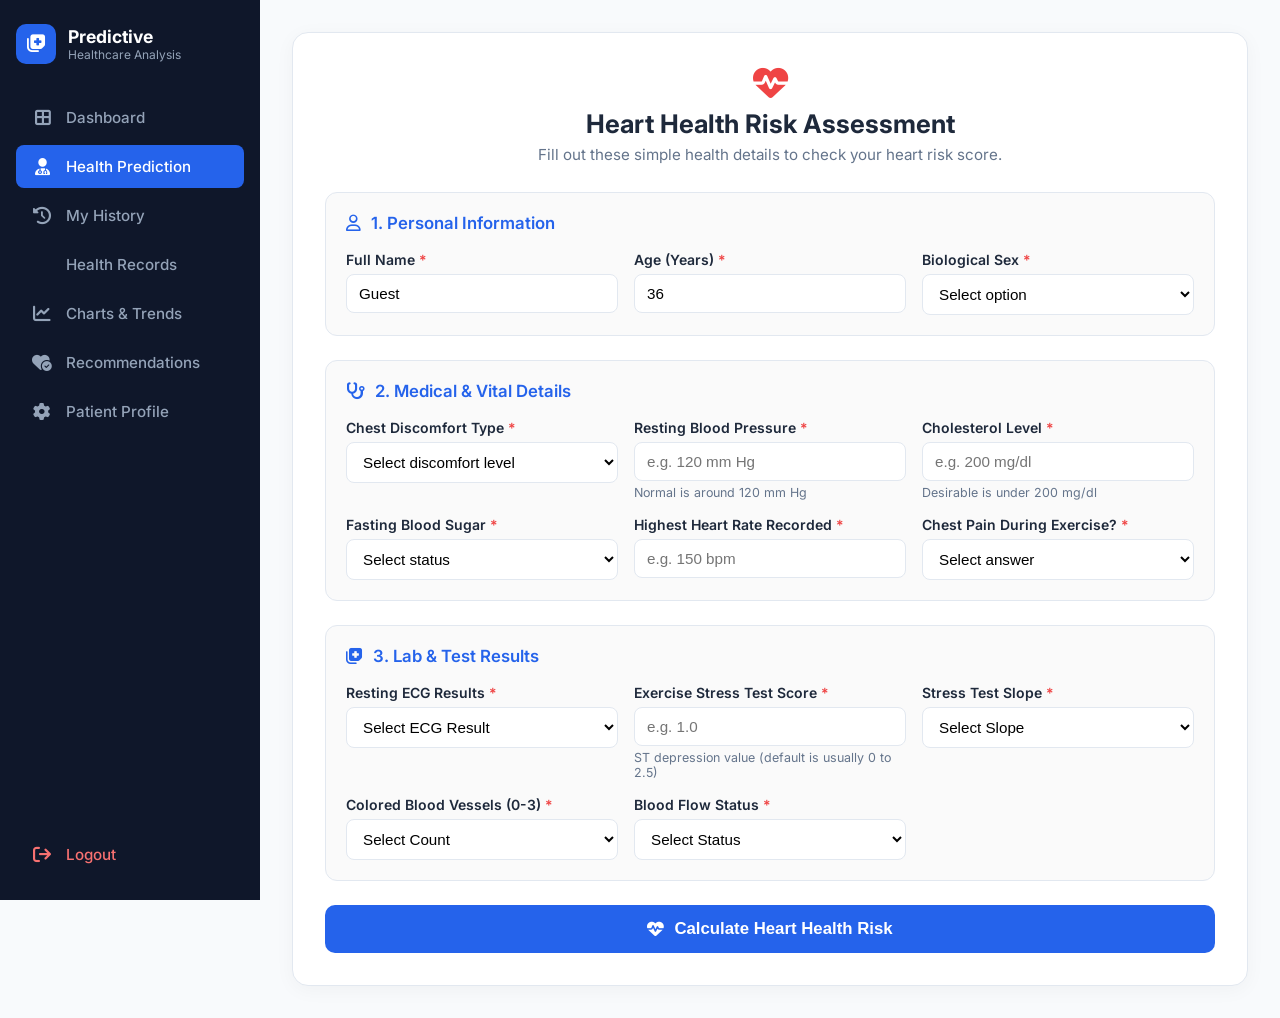
<file: heart-prediction.html>
<!DOCTYPE html>
<html lang="en">
<head>
    <meta charset="UTF-8">
    <meta name="viewport" content="width=device-width, initial-scale=1.0">
    <title>Simple Heart Health Check</title>
    <link href="https://fonts.googleapis.com/css2?family=Inter:wght@400;500;600;700&display=swap" rel="stylesheet">
    <link rel="stylesheet" href="https://cdnjs.cloudflare.com/ajax/libs/font-awesome/6.4.0/css/all.min.css">
    <style>
        :root {
            --primary: #2563eb;
            --primary-hover: #1d4ed8;
            --bg-light: #f8fafc;
            --card-bg: #ffffff;
            --sidebar-bg: #0f172a;
            --sidebar-text: #94a3b8;
            --sidebar-active-bg: #1e293b;
            --sidebar-active-text: #ffffff;
            --text-main: #1e293b;
            --text-muted: #64748b;
            --border-color: #e2e8f0;
            --danger: #ef4444;
        }

        * {
            box-sizing: border-box;
            margin: 0;
            padding: 0;
        }

        body {
            font-family: 'Inter', sans-serif;
            background-color: var(--bg-light);
            color: var(--text-main);
            display: flex;
            min-height: 100vh;
        }

        /* --- SIDEBAR STYLES --- */
        .sidebar {
            width: 260px;
            background-color: var(--sidebar-bg);
            display: flex;
            flex-direction: column;
            padding: 24px 16px;
            position: fixed;
            top: 0;
            bottom: 0;
            left: 0;
            z-index: 100;
        }

        .sidebar-brand-link {
            text-decoration: none;
            color: inherit;
            margin-bottom: 32px;
            display: block;
        }

        .sidebar-brand {
            display: flex;
            align-items: center;
            gap: 12px;
        }

        .logo-circle {
            width: 40px;
            height: 40px;
            background-color: var(--primary);
            color: white;
            border-radius: 10px;
            display: flex;
            align-items: center;
            justify-content: center;
            font-size: 1.2rem;
        }

        .brand-info h2 {
            font-size: 1.1rem;
            color: white;
            font-weight: 700;
            line-height: 1.2;
        }

        .brand-info h3 {
            font-size: 0.75rem;
            color: var(--sidebar-text);
            font-weight: 400;
        }

        .sidebar-menu {
            display: flex;
            flex-direction: column;
            gap: 6px;
            flex-grow: 1;
        }

        .menu-item {
            display: flex;
            align-items: center;
            gap: 14px;
            padding: 12px 16px;
            color: var(--sidebar-text);
            text-decoration: none;
            border-radius: 8px;
            font-size: 0.95rem;
            font-weight: 500;
            transition: all 0.2s ease;
        }

        .menu-item i {
            width: 20px;
            text-align: center;
            font-size: 1.1rem;
        }

        .menu-item:hover {
            background-color: var(--sidebar-active-bg);
            color: white;
        }

        .menu-item.active {
            background-color: var(--primary);
            color: white;
        }

        .logout-btn {
            margin-top: auto;
            color: #f87171;
        }

        .logout-btn:hover {
            background-color: rgba(239, 68, 68, 0.1);
            color: #ef4444;
        }

        /* --- MAIN CONTENT WORKSPACE --- */
        .main-workspace {
            margin-left: 260px;
            flex-grow: 1;
            padding: 32px;
            max-width: 1100px;
        }

        .container {
            background: var(--card-bg);
            border-radius: 16px;
            box-shadow: 0 4px 20px rgba(0,0,0,0.04);
            border: 1px solid var(--border-color);
            padding: 32px;
        }

        .form-header {
            text-align: center;
            margin-bottom: 28px;
        }

        .form-header i {
            font-size: 2.2rem;
            color: var(--danger);
            margin-bottom: 8px;
        }

        .form-header h1 {
            margin: 0;
            font-size: 1.6rem;
            color: var(--text-main);
        }

        .form-header p {
            color: var(--text-muted);
            margin-top: 6px;
            font-size: 0.95rem;
        }

        .form-section {
            background: #fafafa;
            border: 1px solid var(--border-color);
            border-radius: 12px;
            padding: 20px;
            margin-bottom: 24px;
        }

        .section-title {
            display: flex;
            align-items: center;
            gap: 10px;
            font-size: 1.05rem;
            font-weight: 600;
            margin-bottom: 18px;
            color: var(--primary);
        }

        .grid-layout {
            display: grid;
            grid-template-columns: repeat(auto-fit, minmax(220px, 1fr));
            gap: 16px;
        }

        .form-group {
            display: flex;
            flex-direction: column;
        }

        .form-group label {
            font-size: 0.875rem;
            font-weight: 600;
            margin-bottom: 6px;
        }

        .required {
            color: var(--danger);
        }

        .form-control {
            width: 100%;
            padding: 10px 12px;
            border: 1px solid var(--border-color);
            border-radius: 8px;
            font-size: 0.95rem;
            background-color: #fff;
        }

        .form-control:focus {
            outline: none;
            border-color: var(--primary);
            box-shadow: 0 0 0 3px rgba(37, 99, 235, 0.15);
        }

        .help-text {
            font-size: 0.78rem;
            color: var(--text-muted);
            margin-top: 4px;
        }

        .btn-submit {
            width: 100%;
            padding: 14px;
            background-color: var(--primary);
            color: white;
            border: none;
            border-radius: 10px;
            font-size: 1.05rem;
            font-weight: 600;
            cursor: pointer;
            display: flex;
            justify-content: center;
            align-items: center;
            gap: 10px;
            transition: background 0.2s;
        }

        .btn-submit:hover {
            background-color: var(--primary-hover);
        }

        /* Responsive Sidebar Strategy */
        @media (max-width: 900px) {
            body {
                flex-direction: column;
            }
            .sidebar {
                width: 100%;
                position: relative;
                padding: 16px;
            }
            .main-workspace {
                margin-left: 0;
                padding: 16px;
            }
        }
    </style>
</head>
<body>

    <!-- SIDEBAR NAVIGATION -->
    <aside class="sidebar">
        <a href="index.html" class="sidebar-brand-link" id="brandLink">
            <div class="sidebar-brand">
                <div class="logo-circle"><i class="fa-solid fa-notes-medical"></i></div>
                <div class="brand-info">
                    <h2>Predictive</h2>
                    <h3>Healthcare Analysis</h3>
                </div>
            </div>
        </a>

        <nav class="sidebar-menu">
            <a href="dashboard.html" class="menu-item"><i class="fa-solid fa-border-all"></i> <span class="nav-text">Dashboard</span></a>
            <a href="heart-prediction.html" class="menu-item active"><i class="fa-solid fa-user-doctor"></i> <span class="nav-text">Health Prediction</span></a>
            <a href="my-history.html" class="menu-item"><i class="fa-solid fa-clock-rotate-left"></i> <span class="nav-text">My History</span></a>
            <a href="health-records.html" class="menu-item"><i class="fa-solid fa-folder-medical"></i> <span class="nav-text">Health Records</span></a>
            <a href="charts-trends.html" class="menu-item"><i class="fa-solid fa-chart-line"></i> <span class="nav-text">Charts & Trends</span></a>
            <a href="recommendations.html" class="menu-item"><i class="fa-solid fa-heart-circle-check"></i> <span class="nav-text">Recommendations</span></a>
            <a href="profile-settings.html" class="menu-item"><i class="fa-solid fa-gear"></i> <span class="nav-text">Patient Profile</span></a>
            
            <a href="index.html" class="menu-item logout-btn"><i class="fa-solid fa-arrow-right-from-bracket"></i> <span class="nav-text">Logout</span></a>
        </nav>
    </aside>

    <!-- MAIN FORM AREA -->
    <main class="main-workspace">
        <div class="container">
            <header class="form-header">
                <i class="fa-solid fa-heart-pulse"></i>
                <h1>Heart Health Risk Assessment</h1>
                <p>Fill out these simple health details to check your heart risk score.</p>
            </header>

            <form id="heartRiskForm" novalidate onsubmit="handleFormSubmit(event)">
                
                <!-- SECTION 1 -->
                <section class="form-section">
                    <div class="section-title">
                        <i class="fa-regular fa-user"></i>
                        <span>1. Personal Information</span>
                    </div>

                    <div class="grid-layout">
                        <div class="form-group">
                            <label>Full Name <span class="required">*</span></label>
                            <input type="text" name="name" class="form-control" placeholder="e.g. John Doe" required>
                        </div>

                        <div class="form-group">
                            <label>Age (Years) <span class="required">*</span></label>
                            <input type="number" name="age" class="form-control" placeholder="e.g. 45" min="1" max="120" required>
                        </div>

                        <div class="form-group">
                            <label>Biological Sex <span class="required">*</span></label>
                            <select name="gender" class="form-control" required>
                                <option value="" disabled selected>Select option</option>
                                <option value="male">Male</option>
                                <option value="female">Female</option>
                            </select>
                        </div>
                    </div>
                </section>

                <!-- SECTION 2 -->
                <section class="form-section">
                    <div class="section-title">
                        <i class="fa-solid fa-stethoscope"></i>
                        <span>2. Medical & Vital Details</span>
                    </div>

                    <div class="grid-layout">
                        <div class="form-group">
                            <label>Chest Discomfort Type <span class="required">*</span></label>
                            <select name="chestPainType" class="form-control" required>
                                <option value="" disabled selected>Select discomfort level</option>
                                <option value="0">Severe Pain with Exercise (Typical Angina)</option>
                                <option value="1">Mild Chest Pain (Atypical Angina)</option>
                                <option value="2">Non-Heart Related Chest Pain</option>
                                <option value="3">No Pain (Asymptomatic)</option>
                            </select>
                        </div>

                        <div class="form-group">
                            <label>Resting Blood Pressure <span class="required">*</span></label>
                            <input type="number" name="restingBP" class="form-control" placeholder="e.g. 120 mm Hg" required>
                            <span class="help-text">Normal is around 120 mm Hg</span>
                        </div>

                        <div class="form-group">
                            <label>Cholesterol Level <span class="required">*</span></label>
                            <input type="number" name="cholesterol" class="form-control" placeholder="e.g. 200 mg/dl" required>
                            <span class="help-text">Desirable is under 200 mg/dl</span>
                        </div>

                        <div class="form-group">
                            <label>Fasting Blood Sugar <span class="required">*</span></label>
                            <select name="fastingBloodSugar" class="form-control" required>
                                <option value="" disabled selected>Select status</option>
                                <option value="0">Normal (Below 120 mg/dl)</option>
                                <option value="1">High (Above 120 mg/dl)</option>
                            </select>
                        </div>

                        <div class="form-group">
                            <label>Highest Heart Rate Recorded <span class="required">*</span></label>
                            <input type="number" name="maxHeartRate" class="form-control" placeholder="e.g. 150 bpm" required>
                        </div>

                        <div class="form-group">
                            <label>Chest Pain During Exercise? <span class="required">*</span></label>
                            <select name="exerciseAngina" class="form-control" required>
                                <option value="" disabled selected>Select answer</option>
                                <option value="1">Yes</option>
                                <option value="0">No</option>
                            </select>
                        </div>
                    </div>
                </section>

                <!-- SECTION 3 -->
                <section class="form-section">
                    <div class="section-title">
                        <i class="fa-solid fa-notes-medical"></i>
                        <span>3. Lab & Test Results</span>
                    </div>

                    <div class="grid-layout">
                        <div class="form-group">
                            <label>Resting ECG Results <span class="required">*</span></label>
                            <select name="restingECG" class="form-control" required>
                                <option value="" disabled selected>Select ECG Result</option>
                                <option value="0">Normal</option>
                                <option value="1">Minor Wave Abnormality</option>
                                <option value="2">Thickened Heart Muscle (Hypertrophy)</option>
                            </select>
                        </div>

                        <div class="form-group">
                            <label>Exercise Stress Test Score <span class="required">*</span></label>
                            <input type="number" step="0.1" name="oldpeak" class="form-control" placeholder="e.g. 1.0" required>
                            <span class="help-text">ST depression value (default is usually 0 to 2.5)</span>
                        </div>

                        <div class="form-group">
                            <label>Stress Test Slope <span class="required">*</span></label>
                            <select name="slope" class="form-control" required>
                                <option value="" disabled selected>Select Slope</option>
                                <option value="1">Improving (Upsloping)</option>
                                <option value="2">Steady (Flat)</option>
                                <option value="3">Decreasing (Downsloping)</option>
                            </select>
                        </div>

                        <div class="form-group">
                            <label>Colored Blood Vessels (0-3) <span class="required">*</span></label>
                            <select name="majorVessels" class="form-control" required>
                                <option value="" disabled selected>Select Count</option>
                                <option value="0">0 Vessels</option>
                                <option value="1">1 Vessel</option>
                                <option value="2">2 Vessels</option>
                                <option value="3">3 Vessels</option>
                            </select>
                        </div>

                        <div class="form-group">
                            <label>Blood Flow Status <span class="required">*</span></label>
                            <select name="thalassemia" class="form-control" required>
                                <option value="" disabled selected>Select Status</option>
                                <option value="1">Normal Blood Flow</option>
                                <option value="2">Fixed Reduced Flow</option>
                                <option value="3">Reversible Blockage</option>
                            </select>
                        </div>
                    </div>
                </section>

                <button type="submit" class="btn-submit">
                    <i class="fa-solid fa-heart-pulse"></i> Calculate Heart Health Risk
                </button>
            </form>
        </div>
    </main>

    <!-- JS SCRIPT ATTACHMENT -->
    <script src="script.js"></script>
</body>
</html>
</file>
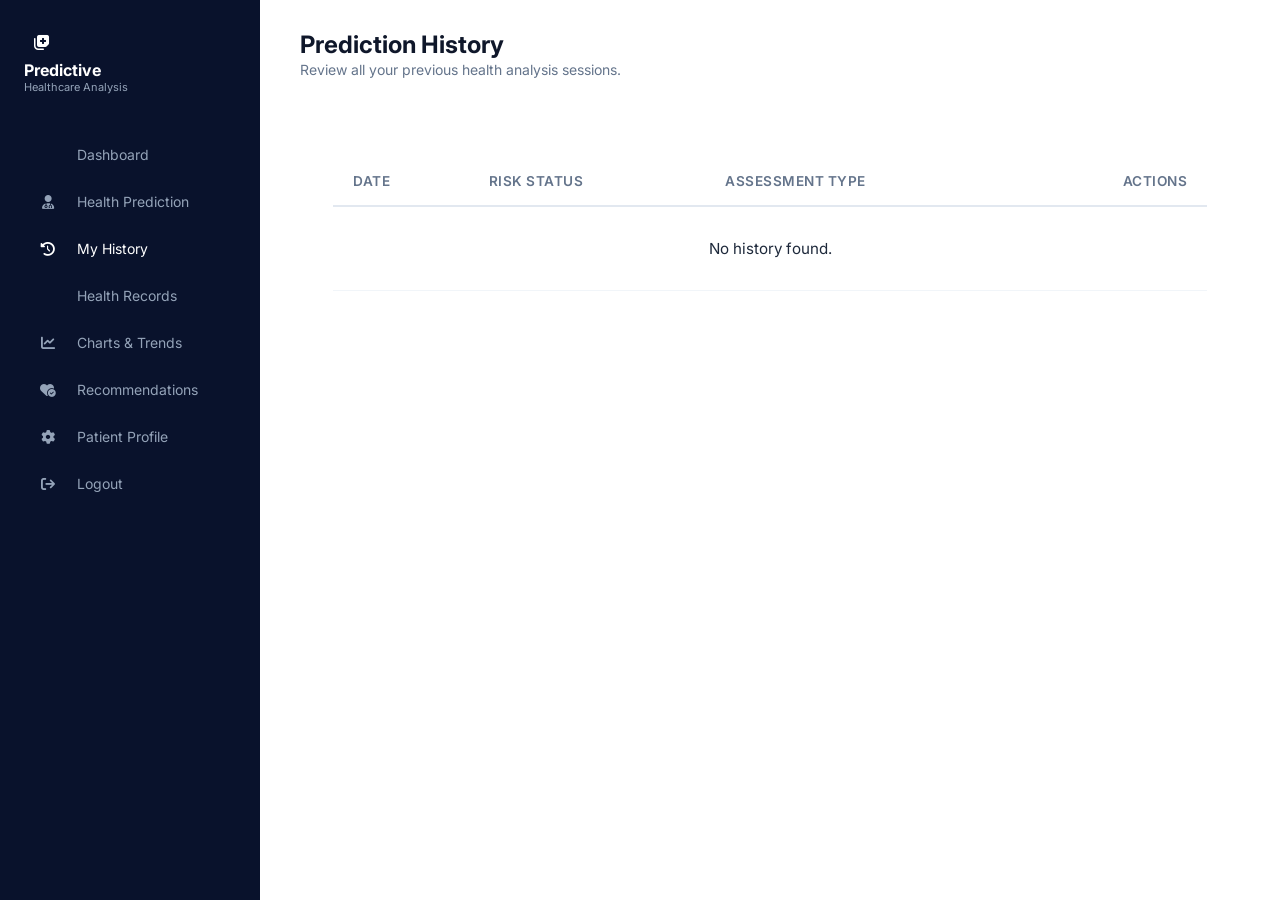
<file: my-history.html>
<!DOCTYPE html>
<html lang="en">
<head>
    <meta charset="UTF-8">
    <meta name="viewport" content="width=device-width, initial-scale=1.0">
    <title>Prediction History - Predictive Healthcare</title>
    <link rel="stylesheet" href="style.css">
    <link rel="stylesheet" href="https://cdnjs.cloudflare.com/ajax/libs/font-awesome/6.4.0/css/all.min.css">
    <link href="https://fonts.googleapis.com/css2?family=Inter:wght@300;400;500;600;700&display=swap" rel="stylesheet">
    <style>
        .history-container { 
            background: white; 
            border-radius: 12px; 
            padding: 2rem; 
            border: 1px solid var(--border-color); 
            overflow-x: auto;
        }
        
        .history-table { 
            width: 100%; 
            border-collapse: collapse; 
            margin-top: 1rem; 
        }
        
        /* Fixed: Explicit alignment for headers and rows */
        .history-table th { 
            text-align: left; 
            padding: 1rem 1.25rem; 
            border-bottom: 2px solid #e2e8f0; 
            color: var(--text-muted); 
            font-size: 0.85rem; 
            font-weight: 600;
            text-transform: uppercase;
            letter-spacing: 0.5px;
            vertical-align: middle;
        }
        
        .history-table td { 
            padding: 1.25rem; 
            border-bottom: 1px solid #f1f5f9; 
            font-size: 0.95rem; 
            vertical-align: middle;
            color: var(--text-dark);
        }

        /* Fixed: Align Risk Pill badges cleanly */
        .status-pill { 
            padding: 0.4rem 0.9rem; 
            border-radius: 20px; 
            font-weight: 600; 
            font-size: 0.8rem; 
            display: inline-flex; 
            align-items: center;
            justify-content: center;
            line-height: 1;
        }

        /* Badge Colors */
        .bg-safe { background: #dcfce7; color: #15803d; }
        .bg-danger { background: #fee2e2; color: #b91c1c; }

        /* Fixed: Button alignment & interaction state */
        .btn-details {
            display: inline-flex;
            align-items: center;
            justify-content: center;
            gap: 0.4rem;
            padding: 0.5rem 1rem;
            background: #ffffff;
            border: 1px solid #cbd5e1;
            border-radius: 8px;
            font-size: 0.85rem;
            font-weight: 600;
            color: #475569;
            cursor: pointer;
            transition: all 0.2s ease;
        }

        .btn-details:hover {
            background: #f8fafc;
            border-color: #94a3b8;
            color: var(--primary);
        }
    </style>
</head>
<body class="dashboard-page">

    <div class="dashboard-wrapper">
        <!-- STANDARD CLINICAL SIDEBAR -->
        <aside class="sidebar">
            <a href="index.html" class="sidebar-brand-link" id="brandLink">
                <div class="sidebar-brand">
                    <div class="logo-circle"><i class="fa-solid fa-notes-medical"></i></div>
                    <div class="brand-info">
                        <h2>Predictive</h2>
                        <h3>Healthcare Analysis</h3>
                    </div>
                </div>
            </a>

            <!-- Navigation Menu -->
            <nav class="sidebar-menu">
                <a href="dashboard.html" class="menu-item"><i class="fa-solid fa-grid-2"></i> <span class="nav-text">Dashboard</span></a>
                <a href="heart-prediction.html" class="menu-item"><i class="fa-solid fa-user-doctor"></i> <span class="nav-text">Health Prediction</span></a>
                <a href="my-history.html" class="menu-item active"><i class="fa-solid fa-clock-rotate-left"></i> <span class="nav-text">My History</span></a>
                <a href="health-records.html" class="menu-item"><i class="fa-solid fa-folder-medical"></i> <span class="nav-text">Health Records</span></a>
                <a href="charts-trends.html" class="menu-item"><i class="fa-solid fa-chart-line"></i> <span class="nav-text">Charts & Trends</span></a>
                <a href="recommendations.html" class="menu-item"><i class="fa-solid fa-heart-circle-check"></i> <span class="nav-text">Recommendations</span></a>
                <a href="profile-settings.html" class="menu-item"><i class="fa-solid fa-gear"></i> <span class="nav-text">Patient Profile</span></a>
                
                <a href="index.html" class="menu-item logout-btn"><i class="fa-solid fa-arrow-right-from-bracket"></i> <span class="nav-text">Logout</span></a>
            </nav>
        </aside>

        <main class="main-content">
            <header class="content-header">
                <div class="user-greeting">
                    <h1>Prediction History</h1>
                    <p>Review all your previous health analysis sessions.</p>
                </div>
            </header>

            <div class="history-container">
                <table class="history-table">
                    <thead>
                        <tr>
                            <th>Date</th>
                            <th>Risk Status</th>
                            <th>Assessment Type</th>
                            <th style="text-align: right;">Actions</th>
                        </tr>
                    </thead>
                    <tbody id="historyBody">
                    </tbody>
                </table>
            </div>
        </main>
    </div>

    <!-- PIPELINE HISTORY RENDER PLATFORM -->
    <script>
        async function loadHistory() {
            try {
                const userId = localStorage.getItem('userId') || "65c1a8e9f1d2c3456789abcd";
                
                const response = await fetch(`http://localhost:5001/api/history/${userId}`);
                const data = await response.json();
                
                const historyBody = document.getElementById('historyBody');
                if (!historyBody) return;
                
                historyBody.innerHTML = '';

                const aiAssessments = data.filter(item => item.is_manual !== true);

                if (aiAssessments.length === 0) {
                    historyBody.innerHTML = `<tr><td colspan="4" style="text-align: center; color: var(--text-muted); padding: 2rem;">No system diagnostic assessments available. Please run an AI evaluation loop.</td></tr>`;
                    return;
                }

                aiAssessments.forEach(item => {
                    const row = document.createElement('tr');
                    
                    const isHighRisk = item.risk === 'HIGH RISK';
                    const badgeClass = isHighRisk ? 'bg-danger' : 'bg-safe';
                    
                    row.innerHTML = `
                        <td><strong>${new Date(item.date).toLocaleDateString('en-GB', { day: '2-digit', month: 'short', year: 'numeric' })}</strong></td>
                        <td><span class="status-pill ${badgeClass}">${item.risk}</span></td>
                        <td><span style="color: var(--text-muted); font-weight: 500;"><i class="fa-solid fa-robot" style="color: var(--primary); margin-right: 6px;"></i> Automated Assessment</span></td>
                        <td style="text-align: right;"><button class="btn-details"><i class="fa-regular fa-file-lines"></i> Details</button></td>
                    `;
                    historyBody.appendChild(row);
                });
            } catch (error) {
                console.error("Error loading clinical assessment history:", error);
            }
        }

        document.addEventListener('DOMContentLoaded', loadHistory);
    </script>
    <script src="script.js"></script>
</body>
</html>
</file>
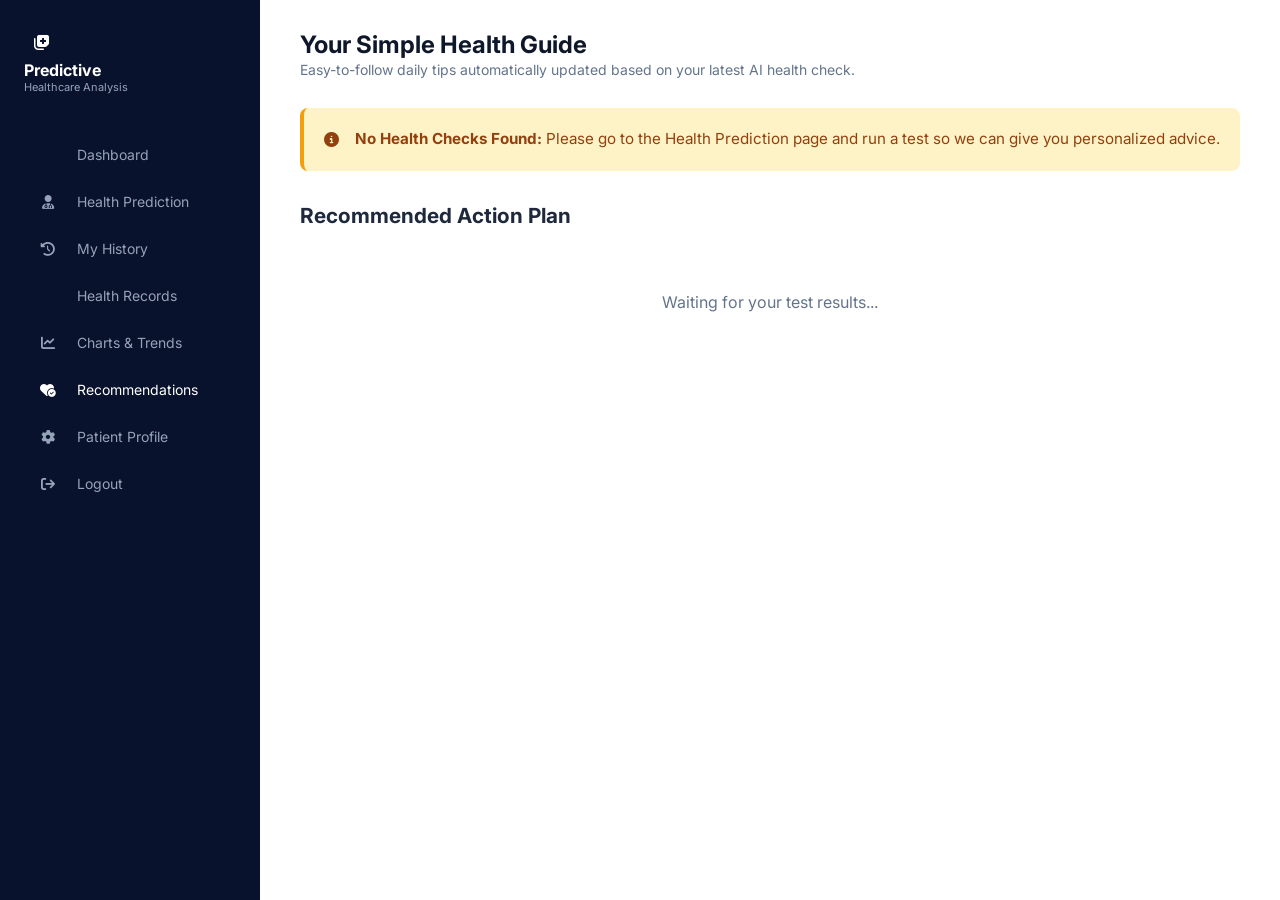
<file: recommendations.html>
<!DOCTYPE html>
<html lang="en">
<head>
    <meta charset="UTF-8">
    <meta name="viewport" content="width=device-width, initial-scale=1.0">
    <title>Personalized Recommendations - HealthPredict AI</title>
    <link rel="stylesheet" href="style.css">
    <link rel="stylesheet" href="https://cdnjs.cloudflare.com/ajax/libs/font-awesome/6.4.0/css/all.min.css">
    <link href="https://fonts.googleapis.com/css2?family=Inter:wght@300;400;500;600;700&display=swap" rel="stylesheet">
    <style>
        .rec-grid { display: grid; grid-template-columns: repeat(auto-fit, minmax(300px, 1fr)); gap: 1.5rem; margin-top: 2rem; }
        .rec-card { background: white; padding: 1.5rem; border-radius: 12px; border: 1px solid var(--border-color); box-shadow: 0 4px 6px rgba(0,0,0,0.02); transition: transform 0.2s; }
        .rec-card:hover { transform: translateY(-2px); }
        .rec-card i { font-size: 2rem; margin-bottom: 1rem; display: block; }
        
        /* Doctor Alert Banners */
        .risk-alert { padding: 1.25rem; border-radius: 8px; margin-bottom: 2rem; display: flex; align-items: center; gap: 1rem; font-size: 0.95rem; line-height: 1.5; }
        .alert-high { background: #fee2e2; border-left: 4px solid #ef4444; color: #991b1b; }
        .alert-moderate { background: #fef3c7; border-left: 4px solid #f59e0b; color: #92400e; }
        .alert-low { background: #dcfce7; border-left: 4px solid #10b981; color: #15803d; }
        
        /* Tint variations for cards */
        .color-red { color: #ef4444; }
        .color-orange { color: #f59e0b; }
        .color-green { color: #10b981; }
        .color-blue { color: #3b82f6; }
    </style>
</head>
<body class="dashboard-page recommendations-page">
    <div class="dashboard-wrapper">
        <!-- STANDARD CLINICAL SIDEBAR -->
        <aside class="sidebar">
            <a href="index.html" class="sidebar-brand-link" id="brandLink">
                <div class="sidebar-brand">
                    <div class="logo-circle"><i class="fa-solid fa-notes-medical"></i></div>
                    <div class="brand-info">
                        <h2>Predictive</h2>
                        <h3>Healthcare Analysis</h3>
                    </div>
                </div>
            </a>

            <nav class="sidebar-menu">
                <a href="dashboard.html" class="menu-item"><i class="fa-solid fa-grid-2"></i> <span class="nav-text">Dashboard</span></a>
                <a href="heart-prediction.html" class="menu-item"><i class="fa-solid fa-user-doctor"></i> <span class="nav-text">Health Prediction</span></a>
                <a href="my-history.html" class="menu-item"><i class="fa-solid fa-clock-rotate-left"></i> <span class="nav-text">My History</span></a>
                <a href="health-records.html" class="menu-item"><i class="fa-solid fa-folder-medical"></i> <span class="nav-text">Health Records</span></a>
                <a href="charts-trends.html" class="menu-item"><i class="fa-solid fa-chart-line"></i> <span class="nav-text">Charts & Trends</span></a>
                <a href="recommendations.html" class="menu-item active"><i class="fa-solid fa-heart-circle-check"></i> <span class="nav-text">Recommendations</span></a>
                <a href="profile-settings.html" class="menu-item"><i class="fa-solid fa-gear"></i> <span class="nav-text">Patient Profile</span></a>
                <a href="index.html" class="menu-item logout-btn"><i class="fa-solid fa-arrow-right-from-bracket"></i> <span class="nav-text">Logout</span></a>
            </nav>
        </aside>

        <main class="main-content">
            <header class="content-header">
                <div class="user-greeting">
                    <h1>Your Simple Health Guide</h1>
                    <p>Easy-to-follow daily tips automatically updated based on your latest AI health check.</p>
                </div>
            </header>

            <div id="riskAlertContainer"></div>
            
            <h2 style="font-size: 1.3rem; color: var(--text-dark); font-weight: 700; margin-top: 1rem;">Recommended Action Plan</h2>
            <div class="rec-grid" id="recGrid"></div>
        </main>
    </div>

    <!-- SCRIPT ENGINE: EASY-TO-READ PATIENT ADVICE -->
    <script>
        document.addEventListener("DOMContentLoaded", () => {
            const history = JSON.parse(localStorage.getItem('healthHistory')) || [];
            const recGrid = document.getElementById('recGrid');
            const alertContainer = document.getElementById('riskAlertContainer');

            if (!recGrid || !alertContainer) return;

            const aiHistory = history.filter(record => record.isManual !== true);

            if (aiHistory.length === 0) {
                alertContainer.innerHTML = `
                    <div class="risk-alert alert-moderate">
                        <i class="fa-solid fa-circle-info"></i>
                        <div><strong>No Health Checks Found:</strong> Please go to the Health Prediction page and run a test so we can give you personalized advice.</div>
                    </div>`;
                recGrid.innerHTML = `<p style="color: var(--text-muted); grid-column: 1/-1; text-align: center; padding: 2rem;">Waiting for your test results...</p>`;
                return;
            }

            const latest = aiHistory[0];
            const score = latest.score;
            
            let alertHTML = "";
            let prescriptions = [];

            // ==========================================================================
            // CASE 1: HIGH RISK (Score > 60%)
            // ==========================================================================
            if (score > 60) {
                alertHTML = `
                    <div class="risk-alert alert-high">
                        <i class="fa-solid fa-triangle-exclamation" style="font-size: 1.5rem;"></i>
                        <div>
                            <strong>Attention Needed (High Risk - ${score}%):</strong> 
                            Your latest test shows extra stress on your heart. We strongly recommend booking an appointment with a heart doctor (cardiologist) to review your numbers.
                        </div>
                    </div>`;

                prescriptions = [
                    { title: "Track Your Vitals Daily", icon: "fa-heart-pulse", color: "color-red", desc: "Check and write down your blood pressure and heart rate every morning and evening. If your top blood pressure number stays above 140, call a doctor right away." },
                    { title: "Eat Less Salt", icon: "fa-apple-whole", desc: "Cut back on salt in your food. Aim for less than 1,500 mg of salt per day to reduce water retention and lower strain on your blood vessels." },
                    { title: "Take Exercise Easy", icon: "fa-person-walking-with-cane", desc: "Avoid heavy or exhausting workouts. Stick to light, slow walks for 15 to 20 minutes to keep moving without overworking your heart." },
                    { title: "Get Recommended Medical Tests", icon: "fa-file-medical", desc: "Ask your doctor about getting an ECG (heart tracing test) and a full blood cholesterol test to check how your heart and arteries are doing." }
                ];
            } 
            // ==========================================================================
            // CASE 2: MODERATE RISK (Score 30% - 60%)
            // ==========================================================================
            else if (score >= 30 && score <= 60) {
                alertHTML = `
                    <div class="risk-alert alert-orange">
                        <i class="fa-solid fa-circle-exclamation" style="font-size: 1.5rem;"></i>
                        <div>
                            <strong>Take Precaution (Moderate Risk - ${score}%):</strong> 
                            We noticed slight variations in your blood pressure or blood sugar. Making small, healthy daily choices now can easily bring your numbers back on track.
                        </div>
                    </div>`;

                prescriptions = [
                    { title: "Get Regular Light Cardio", icon: "fa-person-running", color: "color-orange", desc: "Try to get 30 minutes of simple exercise (like brisk walking or easy cycling) 5 days a week to keep your blood vessels clear and healthy." },
                    { title: "Eat More Whole Foods", icon: "fa-carrot", desc: "Eat more vegetables, whole grains, and lean proteins. Cut out sugary drinks and processed sweets to help keep your blood sugar steady." },
                    { title: "Practice Stress Relief", icon: "fa-spa", desc: "High stress can raise your blood pressure. Take 10 minutes before bed to practice quiet breathing or relaxation exercises." },
                    { title: "Re-check Every Week", icon: "fa-clock-rotate-left", desc: "Take a new test in the Health Prediction tab once a week to see if your numbers are improving." }
                ];
            } 
            // ==========================================================================
            // CASE 3: LOW RISK (Score < 30%)
            // ==========================================================================
            else {
                alertHTML = `
                    <div class="risk-alert alert-low">
                        <i class="fa-solid fa-circle-check" style="font-size: 1.5rem;"></i>
                        <div>
                            <strong>Healthy Results (Low Risk - ${score}%):</strong> 
                            All your main health numbers (Heart Rate, Blood Pressure, SpO2) are in a safe, healthy zone. Keep up your great daily habits!
                        </div>
                    </div>`;

                prescriptions = [
                    { title: "Stay Active Daily", icon: "fa-shield-heart", color: "color-green", desc: "Keep up your regular active lifestyle. Try to hit around 10,000 steps each day to keep your heart muscle strong." },
                    { title: "Eat Healthy Foods & Nuts", icon: "fa-seedling", desc: "Continue eating whole grains, nuts, and healthy fats (like fish or seeds). This helps keep your blood vessels smooth and clear long-term." },
                    { title: "Keep Up Yearly Checkups", icon: "fa-droplet", desc: "Your blood sugar looks well-balanced. Keep up your good health by getting a routine yearly checkup with your family doctor." },
                    { title: "Check In Monthly", icon: "fa-robot", desc: "Run a quick checkup in the app once a month or after major lifestyle changes to keep your healthy streak on record." }
                ];
            }

            alertContainer.innerHTML = alertHTML;
            recGrid.innerHTML = "";
            
            prescriptions.forEach(card => {
                recGrid.innerHTML += `
                    <div class="rec-card">
                        <i class="fa-solid ${card.icon} ${card.color || 'color-blue'}"></i>
                        <h3 style="font-size: 1.1rem; font-weight:700; color: #0f172a; margin-bottom:0.5rem;">${card.title}</h3>
                        <p style="color: var(--text-muted); font-size:0.88rem; line-height:1.5;">${card.desc}</p>
                    </div>`;
            });
        });
    </script>
</body>
</html>
</file>
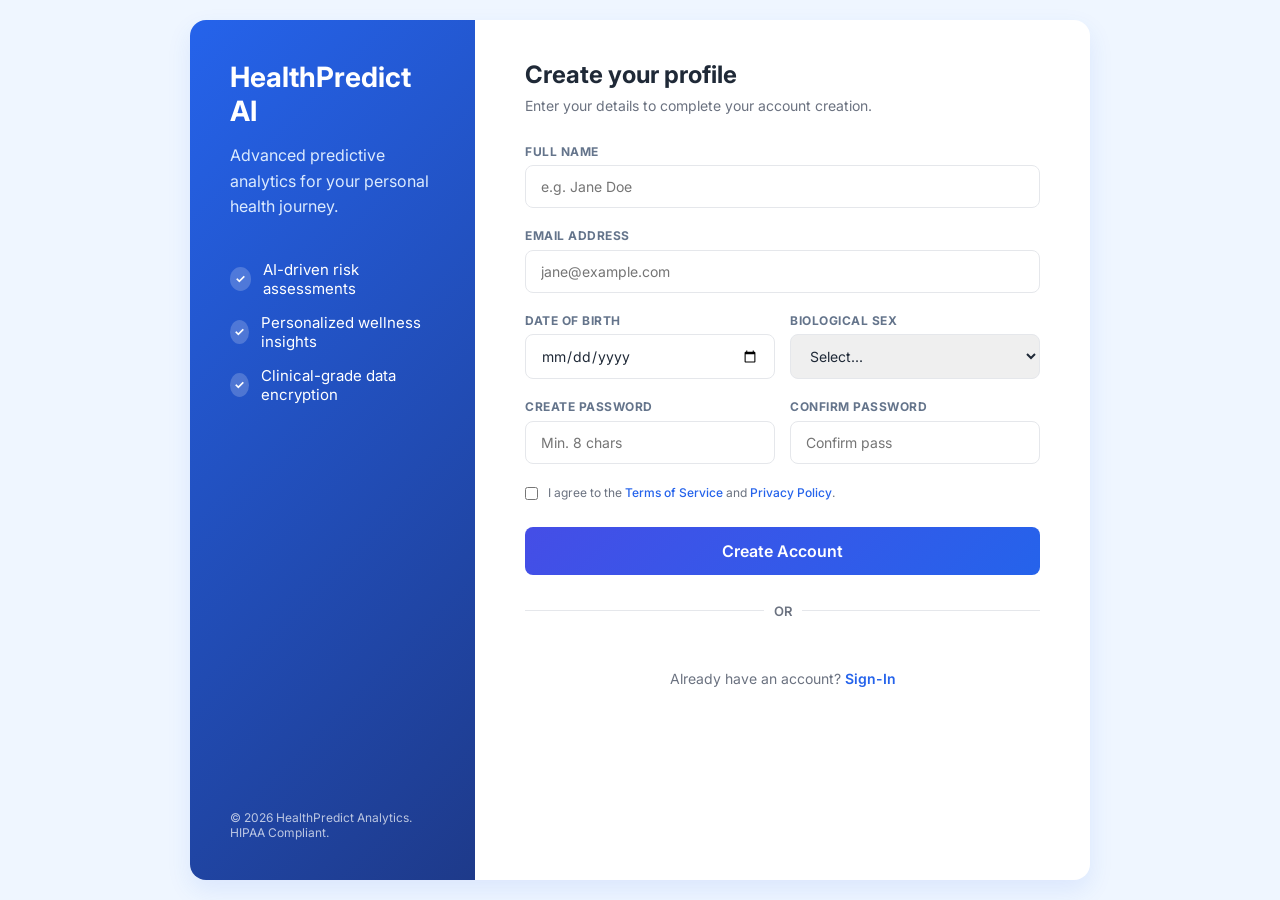
<file: signup.html>
<!DOCTYPE html>
<html lang="en">
<head>
    <meta charset="UTF-8">
    <meta name="viewport" content="width=device-width, initial-scale=1.0">
    <title>HealthPredict AI - Sign Up</title>
    <link rel="stylesheet" href="style.css">
    <link rel="stylesheet" href="https://cdnjs.cloudflare.com/ajax/libs/font-awesome/6.4.0/css/all.min.css">
    <link href="https://fonts.googleapis.com/css2?family=Inter:wght@300;400;500;600;700&display=swap" rel="stylesheet">
    <style>
        :root {
            --primary-color: #2563eb;
            --primary-hover: #1d4ed8;
            --bg-color: #eff6ff;
            --text-dark: #1f2937;
            --text-light: #6b7280;
            --border-color: #e5e7eb;
        }

        * {
            margin: 0;
            padding: 0;
            box-sizing: border-box;
            font-family: 'Inter', sans-serif;
        }

        body {
            background-color: var(--bg-color);
            display: flex;
            justify-content: center;
            align-items: center;
            min-height: 100vh;
            padding: 20px;
        }

        .container {
            display: flex;
            background-color: #ffffff;
            max-width: 900px;
            width: 100%;
            border-radius: 16px;
            box-shadow: 0 10px 25px rgba(37, 99, 235, 0.1);
            overflow: hidden;
        }

        /* Left Side - Branding */
        .branding {
            flex: 1;
            background: linear-gradient(135deg, var(--primary-color), #1e3a8a);
            color: white;
            padding: 40px;
            display: flex;
            flex-direction: column;
            justify-content: space-between;
        }

        .branding h2 {
            font-size: 28px;
            margin-bottom: 15px;
            font-weight: 700;
        }

        .branding p {
            font-size: 16px;
            line-height: 1.6;
            color: #dbeafe;
        }

        .features {
            margin-top: 40px;
            list-style: none;
        }

        .features li {
            margin-bottom: 15px;
            display: flex;
            align-items: center;
            font-size: 15px;
        }

        .features li::before {
            content: "✓";
            background-color: rgba(255, 255, 255, 0.2);
            border-radius: 50%;
            width: 24px;
            height: 24px;
            display: inline-flex;
            justify-content: center;
            align-items: center;
            margin-right: 12px;
            font-size: 12px;
            font-weight: bold;
        }

        /* Right Side - Form */
        .form-section {
            flex: 1.5;
            padding: 40px 50px;
        }

        .form-section h3 {
            color: var(--text-dark);
            font-size: 24px;
            margin-bottom: 8px;
        }

        .form-section > p {
            color: var(--text-light);
            font-size: 14px;
            margin-bottom: 30px;
        }

        .form-row {
            display: flex;
            gap: 15px;
            margin-bottom: 20px;
        }

        .form-group {
            flex: 1;
            display: flex;
            flex-direction: column;
            margin-bottom: 20px;
        }

        .form-row .form-group {
            margin-bottom: 0;
        }

        label {
            font-size: 13px;
            font-weight: 600;
            color: var(--text-dark);
            margin-bottom: 6px;
        }

        input, select {
            padding: 12px 15px;
            border: 1px solid var(--border-color);
            border-radius: 8px;
            font-size: 14px;
            transition: all 0.3s ease;
            outline: none;
            color: var(--text-dark);
        }

        input:focus, select:focus {
            border-color: var(--primary-color);
            box-shadow: 0 0 0 3px rgba(37, 99, 235, 0.15);
        }

        .privacy-consent {
            display: flex;
            align-items: flex-start;
            gap: 10px;
            margin-bottom: 25px;
        }

        .privacy-consent input[type="checkbox"] {
            margin-top: 3px;
            cursor: pointer;
        }

        .privacy-consent label {
            font-size: 12px;
            font-weight: 400;
            color: var(--text-light);
            line-height: 1.5;
            margin-bottom: 0;
        }

        .privacy-consent a {
            color: var(--primary-color);
            text-decoration: none;
            font-weight: 500;
        }

        .btn-submit {
            background-color: var(--primary-color);
            color: white;
            border: none;
            border-radius: 8px;
            padding: 14px;
            width: 100%;
            font-size: 16px;
            font-weight: 600;
            cursor: pointer;
            transition: background-color 0.3s ease;
        }

        .btn-submit:hover {
            background-color: var(--primary-hover);
        }

        .login-link {
            text-align: center;
            margin-top: 25px;
            font-size: 14px;
            color: var(--text-light);
        }

        .login-link a {
            color: var(--primary-color);
            text-decoration: none;
            font-weight: 600;
        }

        /* Responsive */
        @media (max-width: 768px) {
            .container {
                flex-direction: column;
            }
            .form-row {
                flex-direction: column;
                gap: 0;
            }
            .form-row .form-group {
                margin-bottom: 20px;
            }
            .branding {
                padding: 30px;
            }
            .form-section {
                padding: 30px;
            }
        }
    </style>
</head>
<body>

    <div class="container">
        <div class="branding">
            <div>
                <h2>HealthPredict AI</h2>
                <p>Advanced predictive analytics for your personal health journey.</p>
                
                <ul class="features">
                    <li>AI-driven risk assessments</li>
                    <li>Personalized wellness insights</li>
                    <li>Clinical-grade data encryption</li>
                </ul>
            </div>
            
            <div style="font-size: 12px; color: rgba(255,255,255,0.7); margin-top: 20px;">
                © 2026 HealthPredict Analytics. HIPAA Compliant.
            </div>
        </div>

        <div class="form-section" id="signupContainer">
            <h3>Create your profile</h3>
            <p>Enter your details to complete your account creation.</p>

            <form class="signup-form" id="signupForm">
                <div class="form-group">
                    <label for="signupName">Full Name</label>
                    <input type="text" id="signupName" placeholder="e.g. Jane Doe" required>
                </div>

                <div class="form-group">
                    <label for="signupEmail">Email Address</label>
                    <input type="email" id="signupEmail" placeholder="jane@example.com" required>
                </div>

                <div class="form-row">
                    <div class="form-group">
                        <label for="dob">Date of Birth</label>
                        <input type="date" id="dob" required>
                    </div>
                    <div class="form-group">
                        <label for="sex">Biological Sex</label>
                        <select id="sex" required>
                            <option value="" disabled selected>Select...</option>
                            <option value="male">Male</option>
                            <option value="female">Female</option>
                        </select>
                    </div>
                </div>

                <div class="form-row">
                    <div class="form-group">
                        <label for="signupPassword">Create Password</label>
                        <input type="password" id="signupPassword" placeholder="Min. 8 chars" required>
                    </div>
                    <div class="form-group">
                        <label for="signupConfirm">Confirm Password</label>
                        <input type="password" id="signupConfirm" placeholder="Confirm pass" required>
                    </div>
                </div>

                <div class="privacy-consent">
                    <input type="checkbox" id="consent" required>
                    <label for="consent">
                        I agree to the <a href="#">Terms of Service</a> and <a href="#">Privacy Policy</a>.
                    </label>
                </div>

                <button type="submit" class="btn-submit">Create Account</button>
            </form>

            <div class="divider" style="margin: 25px 0; text-align: center; position: relative;">
                <span style="background: white; padding: 0 10px; color: var(--text-light); font-size: 13px; position: relative; z-index: 2;">OR</span>
                <div style="position: absolute; top: 50%; left: 0; right: 0; height: 1px; background: var(--border-color); z-index: 1;"></div>
            </div>

            <div id="googleButtonContainer" style="display: flex; justify-content: center; margin: 20px 0;"></div>

            <div class="login-link">
                Already have an account? <a href="index.html">Sign-In</a>
            </div>
        </div>
    </div>

    <script src="script.js"></script>
    <script src="https://accounts.google.com/gsi/client" async defer></script>
</body>
</html>
</file>
<file: style.css>
/* ==========================================
   GLOBAL RESET & THEME TOKENS
   ========================================== */
* {
    margin: 0;
    padding: 0;
    box-sizing: border-box;
    font-family: 'Inter', sans-serif;
}

:root {
    --primary: #4F46E5;
    --primary-light: #6366F1;
    --secondary: #7C3AED;
    --text-dark: #1E293B;
    --text-muted: #64748B;
    --dash-bg: #030822;
    --card-bg: rgba(6, 14, 48, 0.7);
    --border-color: rgba(255, 255, 255, 0.08);
    --neon-blue: #00d2ff;
    --neon-pink: #ff4b72;
    --neon-green: #00ffcc;
    --neon-orange: #ff8c00;
}

body {
    background-color: #F8FAFC;
    min-height: 100vh;
    display: flex;
    flex-direction: column;
    justify-content: space-between;
    overflow-x: hidden;
}

.container {
    display: flex;
    flex: 1;
    width: 100%;
    min-height: calc(100vh - 100px);
}

/* ==========================================
   LEFT SIDE - FORM SECTIONS
   ========================================== */
.login-section {
    flex: 0 0 38%;
    padding: 3rem 4rem;
    display: flex;
    flex-direction: column;
    justify-content: center;
    background: #FFFFFF;
}

.brand {
    display: flex;
    align-items: center;
    gap: 0.75rem;
    margin-bottom: 2.5rem;
}

.logo-container {
    width: 42px;
    height: 42px;
}

.brand-text h1 {
    font-size: 1.35rem;
    font-weight: 700;
    color: var(--text-dark);
}

.brand-text h1 span {
    color: var(--secondary);
}

.brand-text p {
    font-size: 0.75rem;
    color: var(--text-muted);
    font-weight: 500;
}

.intro-text h2 {
    font-size: 2rem;
    font-weight: 700;
    color: var(--text-dark);
    line-height: 1.2;
}

.intro-text h2 span {
    color: var(--secondary);
}

.intro-text p {
    color: var(--text-muted);
    margin-top: 0.75rem;
    font-size: 0.95rem;
    line-height: 1.5;
}

.welcome-box {
    margin-top: 2rem;
    margin-bottom: 1.5rem;
}

.welcome-box h3 {
    color: var(--secondary);
    font-size: 1.1rem;
    font-weight: 600;
}

.welcome-box p {
    font-size: 0.85rem;
    color: var(--text-muted);
}

/* Forms Inputs & Interactive States */
.login-form {
    display: flex;
    flex-direction: column;
    gap: 1.1rem;
}

.input-group {
    position: relative;
    width: 100%;
}

.input-group input {
    width: 100%;
    padding: 1rem 1rem 1rem 3.2rem;
    border: 1px solid #E2E8F0;
    border-radius: 12px;
    font-size: 0.95rem;
    color: var(--text-dark);
    outline: none;
    transition: all 0.3s cubic-bezier(0.4, 0, 0.2, 1);
}

.input-group input:focus {
    border-color: var(--primary-light);
    box-shadow: 0 0 0 4px rgba(99, 102, 241, 0.15);
}

.input-icon {
    position: absolute;
    left: 1.2rem;
    top: 50%;
    transform: translateY(-50%);
    color: var(--text-muted);
    font-size: 1.1rem;
    transition: color 0.3s;
}

.input-group input:focus ~ .input-icon {
    color: var(--primary);
}

.toggle-password {
    position: absolute;
    right: 1.2rem;
    top: 50%;
    transform: translateY(-50%);
    cursor: pointer;
    color: var(--text-muted);
}

/* Custom Checkbox styles */
.form-options {
    display: flex;
    justify-content: space-between;
    align-items: center;
    font-size: 0.85rem;
    margin-top: 0.2rem;
}

.remember-me {
    display: flex;
    align-items: center;
    position: relative;
    padding-left: 1.6rem;
    cursor: pointer;
    color: var(--text-muted);
    user-select: none;
}

.remember-me input {
    position: absolute;
    opacity: 0;
    cursor: pointer;
    height: 0;
    width: 0;
}

.checkmark {
    position: absolute;
    left: 0;
    height: 16px;
    width: 16px;
    background-color: #FFFFFF;
    border: 1.5px solid #CBD5E1;
    border-radius: 4px;
}

.remember-me input:checked ~ .checkmark {
    background-color: var(--primary);
    border-color: var(--primary);
}

.checkmark:after {
    content: "";
    position: absolute;
    display: none;
    left: 4.5px;
    top: 1.5px;
    width: 4px;
    height: 8px;
    border: solid white;
    border-width: 0 2px 2px 0;
    transform: rotate(45deg);
}

.remember-me input:checked ~ .checkmark:after {
    display: block;
}

.forgot-pass {
    color: var(--secondary);
    text-decoration: none;
    font-weight: 600;
}

.forgot-pass:hover, .signup-prompt a:hover {
    text-decoration: underline;
}

/* Buttons */
.btn-submit {
    width: 100%;
    padding: 1rem;
    background: linear-gradient(135deg, #5046e5bc, #2563EB);
    color: white;
    border: none;
    border-radius: 12px;
    font-size: 1rem;
    font-weight: 600;
    cursor: pointer;
    display: flex;
    justify-content: center;
    align-items: center;
    gap: 0.5rem;
    transition: all 0.3s;
}

.btn-submit:hover {
    transform: translateY(-1px);
    box-shadow: 0 4px 12px rgba(37, 99, 235, 0.3);
    background: linear-gradient(135deg, var(--primary), #1D4ED8);
}

.divider {
    text-align: center;
    margin: 1.2rem 0;
    position: relative;
}

.divider::before {
    content: "";
    position: absolute;
    left: 0;
    top: 50%;
    width: 100%;
    height: 1px;
    background-color: #E2E8F0;
    z-index: 1;
}

.divider span {
    background-color: white;
    padding: 0 0.75rem;
    color: var(--text-muted);
    font-size: 0.75rem;
    position: relative;
    z-index: 2;
    font-weight: 600;
}

.btn-alt-login {
    width: 100%;
    padding: 0.9rem;
    background: #FFFFFF;
    color: var(--text-dark);
    border: 1px solid #D8E2EF;
    border-radius: 12px;
    font-size: 0.9rem;
    font-weight: 500;
    cursor: pointer;
    display: flex;
    justify-content: center;
    align-items: center;
    gap: 0.5rem;
    transition: background 0.2s;
}

.btn-alt-login:hover {
    background: #F1F5F9;
}

.signup-prompt {
    text-align: center;
    margin-top: 1.5rem;
    font-size: 0.85rem;
    color: var(--text-muted);
}

.signup-prompt a {
    color: var(--secondary);
    text-decoration: none;
    font-weight: 600;
}


/* ==========================================
   RIGHT SIDE - SCI-FI HUB / DASHBOARD
   ========================================== */
.dashboard-section {
    flex: 1;
    background-color: var(--dash-bg);
    position: relative;
    padding: 2.5rem;
    display: flex;
    justify-content: space-between;
    overflow: hidden;
    border-bottom-left-radius: 24px;
    box-shadow: inset 0 0 100px rgba(0,0,0,0.8);
}

/* Digital Grid Matrix Overlay Background */
.grid-overlay {
    position: absolute;
    top: 0; left: 0; width: 100%; height: 100%;
    background-image: 
        linear-gradient(rgba(0, 210, 255, 0.03) 1px, transparent 1px),
        linear-gradient(90deg, rgba(0, 210, 255, 0.03) 1px, transparent 1px);
    background-size: 30px 30px;
    pointer-events: none;
    z-index: 1;
}

/* Layout Columns */
.widget-col {
    width: 26%;
    display: flex;
    flex-direction: column;
    gap: 1.5rem;
    z-index: 2;
}

/* Futuristic Card/Widget Design Structure */
.widget {
    background: var(--card-bg);
    border: 1px solid var(--border-color);
    border-radius: 16px;
    padding: 1.2rem;
    backdrop-filter: blur(12px);
    transition: all 0.4s ease;
}

.card-glow:hover {
    border-color: rgba(0, 210, 255, 0.3);
    box-shadow: 0 0 20px rgba(0, 210, 255, 0.15);
    transform: translateY(-2px);
}

.widget-header {
    display: flex;
    justify-content: space-between;
    align-items: center;
    margin-bottom: 0.75rem;
}

.widget-header h4 {
    color: #FFFFFF;
    font-size: 0.85rem;
    font-weight: 500;
    letter-spacing: 0.5px;
}

.wave-icon {
    color: rgba(255,255,255,0.3);
    font-size: 0.8rem;
}

.stat-row {
    display: flex;
    align-items: center;
    gap: 1rem;
    margin-bottom: 0.5rem;
}

.stat-row i {
    font-size: 1.8rem;
}

.stat-percentage {
    display: block;
    color: #FFFFFF;
    font-size: 1.6rem;
    font-weight: 700;
    line-height: 1.1;
}

.stat-label {
    font-size: 0.7rem;
    font-weight: 600;
    text-transform: uppercase;
    letter-spacing: 0.5px;
}

/* Color codes */
.yellow { color: #FFB800; }
.green { color: var(--neon-green); }
.orange { color: var(--neon-orange); }

.pulse-heart { color: var(--neon-pink); animation: pulse 1.5s infinite; }
.water-drop { color: var(--neon-blue); }
.brain-glow { color: var(--neon-green); }

@keyframes pulse {
    0% { transform: scale(1); opacity: 0.9; }
    50% { transform: scale(1.08); opacity: 1; filter: drop-shadow(0 0 5px var(--neon-pink));}
    100% { transform: scale(1); opacity: 0.9; }
}

/* Sparklines path scaling mapping */
.sparkline {
    width: 100%;
    height: 30px;
    margin-top: 0.5rem;
}
.sparkline-svg {
    width: 100%;
    height: 100%;
    overflow: visible;
}

/* Center Body Visualizer Components */
.center-visualizer {
    flex: 1;
    position: relative;
    display: flex;
    flex-direction: column;
    justify-content: center;
    align-items: center;
    z-index: 2;
    height: 100%; /* Take up full height of dashboard */
}

.human-silhouette {
    /* Sets the height relative to the dashboard container */
    height: 82vh; 
    max-height: 520px;
    width: auto; /* Keeps the proportions from stretching horizontally */
    
    /* Centers it nicely and handles scaling */
    object-fit: contain; 
    
    /* Animation and positioning */
    animation: float 4s ease-in-out infinite;
    filter: drop-shadow(0 0 25px rgba(0, 210, 255, 0.4));
    
    /* Remove this line if you are using a transparent .png file */
    mix-blend-mode: screen; 
}


.radar-floor {
    position: absolute;
    bottom: 20px;
    width: 220px;
    height: 40px;
    background: radial-gradient(ellipse, rgba(0, 210, 255, 0.25) 0%, transparent 70%);
    border: 1.5px solid rgba(0, 210, 255, 0.4);
    border-radius: 50%;
    transform: rotateX(60deg);
    box-shadow: 0 0 20px rgba(0, 210, 255, 0.5);
    animation: spinRadar 8s linear infinite;
}

@keyframes float {
    0%, 100% { transform: translateY(0); }
    50% { transform: translateY(-10px); }
}

.heart-pulse-node {
    animation: nodeGlow 1s infinite alternate;
}
@keyframes nodeGlow {
    from { r: 4px; opacity: 0.6; }
    to { r: 7px; opacity: 1; filter: drop-shadow(0 0 6px var(--neon-pink)); }
}

/* Radial Progress Design (Overall Health Score) */
.radial-container {
    position: relative;
    width: 120px;
    height: 120px;
    margin: 0.5rem auto;
}

.radial-progress {
    transform: rotate(-90deg);
}

.radial-progress circle {
    width: 100%; height: 100%;
    fill: none;
    stroke-width: 8;
    stroke-linecap: round;
}

.radial-progress circle.bg {
    stroke: rgba(255,255,255,0.05);
}

.radial-progress circle.prog {
    stroke: url(#gradientSegment); /* Initial fallback standard system color configuration */
    stroke: #7C3AED; 
    stroke-dasharray: 251;
}

.radial-text {
    position: absolute;
    top: 50%; left: 50%;
    transform: translate(-50%, -50%);
    text-align: center;
    width: 100%;
}

.radial-num {
    display: block;
    color: white;
    font-size: 1.5rem;
    font-weight: 700;
}

.radial-lbl {
    font-size: 0.62rem;
    color: var(--text-muted);
    text-transform: uppercase;
}

/* Insight Rows Data lists Matrix */
.insights-list {
    display: flex;
    flex-direction: column;
    gap: 0.85rem;
}

.insight-item {
    display: flex;
    align-items: center;
    justify-content: space-between;
    font-size: 0.8rem;
}

.insight-item i {
    width: 20px;
}
.text-pink { color: var(--neon-pink); }
.text-orange { color: var(--neon-orange); }
.text-blue { color: var(--neon-blue); }
.text-cyan { color: var(--neon-green); }

.insight-name {
    color: rgba(255,255,255,0.7);
    flex: 1;
    margin-left: 0.5rem;
}

.status-pill {
    font-weight: 600;
    font-size: 0.75rem;
}
.green-text { color: var(--neon-green); }
.orange-text { color: var(--neon-orange); }

/* Bar Chart Graphic Interfaces */
.bar-chart-container {
    display: flex;
    flex-direction: column;
    gap: 0.6rem;
}

.bar-chart {
    display: flex;
    align-items: flex-end;
    justify-content: space-between;
    height: 45px;
    padding-bottom: 2px;
}

.bar {
    width: 7%;
    background: linear-gradient(to top, rgba(124, 58, 237, 0.2), var(--secondary));
    border-top-left-radius: 3px;
    border-top-right-radius: 3px;
    transition: height 1s ease-in-out;
}

.loading-tracker {
    display: flex;
    justify-content: space-between;
    font-size: 0.7rem;
    color: rgba(255,255,255,0.6);
}

.progress-bar-track {
    width: 100%;
    height: 4px;
    background: rgba(255,255,255,0.05);
    border-radius: 2px;
    overflow: hidden;
}

.progress-bar-fill {
    height: 100%;
    background: linear-gradient(90deg, var(--neon-blue), var(--secondary));
    box-shadow: 0 0 8px var(--neon-blue);
}



/* ==========================================
   BOTTOM FOOTER STRIP
   ========================================== */
.features-footer {
    height: 100px;
    background-color: #FFFFFF;
    border-top: 1px solid #E2E8F0;
    display: grid;
    grid-template-columns: repeat(4, 1fr);
    align-items: center;
    padding: 0 2rem;
    gap: 1.5rem;
}

.feature-card {
    display: flex;
    align-items: center;
    gap: 1rem;
}

.feat-icon-box {
    width: 44px;
    height: 44px;
    border-radius: 50%;
    display: flex;
    justify-content: center;
    align-items: center;
    font-size: 1.1rem;
    flex-shrink: 0;
}

.purple-bg { background-color: #EEF2FF; color: var(--primary); }
.blue-bg { background-color: #E0F2FE; color: #0284C7; }
.green-bg { background-color: #DCFCE7; color: #16A34A; }
.pink-bg { background-color: #FCE7F3; color: #DB2777; }

.feature-card h5 {
    font-size: 0.85rem;
    font-weight: 600;
    color: var(--text-dark);
}

.feature-card p {
    font-size: 0.75rem;
    color: var(--text-muted);
    margin-top: 0.15rem;
    line-height: 1.3;
}


/* ==========================================
   RESPONSIVE DESIGN ADAPTABILITY MATRIX
   ========================================== */
@media (max-width: 1200px) {
    .login-section { flex: 0 0 45%; padding: 2.5rem; }
    .features-footer { grid-template-columns: repeat(2, 1fr); height: auto; padding: 1.5rem; gap: 1.5rem; }
}

@media (max-width: 900px) {
    .container { flex-direction: column; }
    .login-section { width: 100%; padding: 3rem 2rem; }
    .dashboard-section { display: none; } /* Hide heavy sci-fi UI on mobile displays */
    .features-footer { grid-template-columns: 1fr; }
}

/* ==========================================
   SIGN UP PAGE SPECIFIC STYLES
   ========================================== */
.terms-link {
    color: var(--secondary);
    text-decoration: none;
    font-weight: 600;
    margin-left: 3px;
}

.terms-link:hover {
    text-decoration: underline;
}

/* Update sizing for the silhouette display inside the sign-up viewport */
.center-visualizer {
    flex: 1;
    position: relative;
    display: flex;
    flex-direction: column;
    justify-content: center;
    align-items: center;
    z-index: 2;
    height: 100%;
}

.human-silhouette {
    height: 82vh; 
    max-height: 520px;
    width: auto;
    object-fit: contain; 
    animation: float 4s ease-in-out infinite;
    filter: drop-shadow(0 0 25px rgba(0, 210, 255, 0.4));
    mix-blend-mode: screen; /* Adapts the body.jpg_2.jpeg background automatically */
}

/* Adjust layout behavior when fields expand slightly */
.login-form input {
    transition: all 0.25s ease-in-out;
}


/* GLOBAL CONFIGURATION 

:root {
    --primary-color: #4f46e5;
    --primary-hover: #4338ca;
    --bg-dark: #070b19;
    --card-dark: rgba(13, 20, 41, 0.65);
    --border-color: rgba(255, 255, 255, 0.08);
    --text-main: #0f172a;
    --text-muted: #64748b;
    --dashboard-bg: #f8fafc;
    --card-light: #ffffff;
}

* {
    margin: 0;
    padding: 0;
    box-sizing: border-box;
    font-family: 'Inter', sans-serif;
    transition: all 0.25s ease;
}

/* AUTH PAGES SPECIFIC STYLING 
body.auth-page {
    background: var(--bg-dark);
    min-height: 100vh;
    overflow-x: hidden;
    color: #ffffff;
}

.container {
    display: grid;
    grid-template-columns: 450px 1fr;
    min-height: 92vh;
}

.login-section {
    padding: 40px;
    background: #ffffff;
    color: var(--text-main);
    display: flex;
    flex-direction: column;
    justify-content: center;
}

.brand {
    display: flex;
    align-items: center;
    gap: 12px;
    margin-bottom: 30px;
}

.logo-container {
    width: 42px;
    height: 42px;
}

.brand-text h1 {
    font-size: 20px;
    font-weight: 700;
    color: #1e293b;
}

.brand-text h1 span {
    color: var(--primary-color);
}

.brand-text p {
    font-size: 11px;
    color: var(--text-muted);
    text-transform: uppercase;
    letter-spacing: 1px;
}

.intro-text h2 {
    font-size: 26px;
    color: #1e293b;
    font-weight: 700;
    line-height: 1.2;
}

.intro-text h2 span {
    color: var(--primary-color);
}

.intro-text p {
    color: var(--text-muted);
    font-size: 13px;
    margin-top: 10px;
    line-height: 1.5;
}

.welcome-box {
    background: #f1f5f9;
    padding: 14px 18px;
    border-radius: 8px;
    margin: 25px 0;
    border-left: 4px solid var(--primary-color);
}

.welcome-box h3 {
    font-size: 14px;
    color: #0f172a;
}

.welcome-box p {
    font-size: 12px;
    color: var(--text-muted);
}

/* FORM STYLING 
.login-form {
    display: flex;
    flex-direction: column;
    gap: 16px;
}

.input-group {
    position: relative;
    display: flex;
    align-items: center;
}

.input-icon {
    position: absolute;
    left: 14px;
    color: #94a3b8;
    font-size: 16px;
}

.input-group input {
    width: 100%;
    padding: 14px 14px 14px 44px;
    border: 1px solid #cbd5e1;
    border-radius: 8px;
    outline: none;
    font-size: 14px;
}

.input-group input:focus {
    border-color: var(--primary-color);
    box-shadow: 0 0 0 3px rgba(79, 70, 229, 0.15);
}

.toggle-password {
    position: absolute;
    right: 14px;
    cursor: pointer;
    color: #94a3b8;
}

.form-options {
    display: flex;
    justify-content: space-between;
    align-items: center;
    font-size: 13px;
}

.remember-me {
    display: flex;
    align-items: center;
    gap: 8px;
    cursor: pointer;
    color: #475569;
}

.forgot-pass, .signup-prompt a, .terms-link {
    color: var(--primary-color);
    text-decoration: none;
    font-weight: 500;
}

.forgot-pass:hover, .signup-prompt a:hover {
    text-decoration: underline;
}

.btn-submit {
    background: var(--primary-color);
    color: white;
    border: none;
    padding: 14px;
    border-radius: 8px;
    font-weight: 600;
    cursor: pointer;
    display: flex;
    justify-content: center;
    align-items: center;
    gap: 8px;
}

.btn-submit:hover {
    background: var(--primary-hover);
    transform: translateY(-1px);
}

.divider {
    text-align: center;
    margin: 20px 0;
    position: relative;
}

.divider::before {
    content: "";
    position: absolute;
    left: 0;
    top: 50%;
    width: 100%;
    height: 1px;
    background: #e2e8f0;
    z-index: 1;
}

.divider span {
    background: white;
    padding: 0 12px;
    position: relative;
    z-index: 2;
    font-size: 12px;
    color: #94a3b8;
    font-weight: 600;
}

.btn-alt-login {
    background: white;
    border: 1px solid #cbd5e1;
    padding: 12px;
    border-radius: 8px;
    cursor: pointer;
    font-weight: 500;
    color: #334155;
    display: flex;
    justify-content: center;
    align-items: center;
    gap: 8px;
}

.btn-alt-login:hover {
    background: #f8fafc;
}

.signup-prompt {
    text-align: center;
    margin-top: 25px;
    font-size: 13px;
    color: #475569;
}

/* RIGHT CONSOLE PANEL VISUALS 
.dashboard-section {
    background: #040814;
    position: relative;
    display: grid;
    grid-template-columns: 1fr 1.2fr 1fr;
    padding: 30px;
    gap: 20px;
    align-items: center;
}

.grid-overlay {
    position: absolute;
    inset: 0;
    background-image: linear-gradient(rgba(255,255,255,0.02) 1px, transparent 1px), linear-gradient(90deg, rgba(255,255,255,0.02) 1px, transparent 1px);
    background-size: 20px 20px;
    pointer-events: none;
}

.widget-col {
    display: flex;
    flex-direction: column;
    gap: 16px;
    z-index: 2;
}

.widget {
    background: var(--card-dark);
    border: 1px solid var(--border-color);
    border-radius: 12px;
    padding: 16px;
    backdrop-filter: blur(10px);
    /* Smooth transitions for background, border color, shadow and movement *
    transition: border-color 0.3s ease, box-shadow 0.3s ease, transform 0.3s cubic-bezier(0.34, 1.56, 0.64, 1);
}

.card-glow:hover {
    border-color: rgba(99, 102, 241, 0.4);
    /* Elevates the element slightly upwards and expands size by 2% 
    transform: translateY(-4px) scale(1.02);
    /* Enhanced high-fidelity ambient blur trail *
    box-shadow: 0 12px 30px rgba(79, 70, 229, 0.25), 0 0 0 1px rgba(79, 70, 229, 0.2);
}

/* Enhances the silhouette's back glow when any of the diagnostic cards are focused 
.dashboard-section:has(.card-glow:hover) .human-silhouette {
    filter: drop-shadow(0 0 45px rgba(79, 70, 229, 0.5)) brightness(1.1);
    transition: filter 0.3s ease;
}

.widget-header {
    display: flex;
    justify-content: space-between;
    font-size: 12px;
    color: #94a3b8;
    margin-bottom: 10px;
}

.stat-row {
    display: flex;
    align-items: center;
    gap: 12px;
}

.stat-row i {
    font-size: 24px;
}

.pulse-heart { color: #ff4b72; animation: pulse 1.5s infinite; }
.water-drop { color: #00d2ff; }
.brain-glow { color: #00ffcc; }

.stat-percentage {
    font-size: 22px;
    font-weight: 700;
    display: block;
}

.stat-label {
    font-size: 11px;
    padding: 2px 6px;
    border-radius: 4px;
    font-weight: 600;
}

.yellow { background: rgba(234, 179, 8, 0.15); color: #facc15; }
.green { background: rgba(34, 197, 94, 0.15); color: #4ade80; }

.center-visualizer {
    position: relative;
    display: flex;
    justify-content: center;
    align-items: center;
    z-index: 1;
}

.human-silhouette {
    max-height: 480px;
    object-fit: contain;
    filter: drop-shadow(0 0 30px rgba(0, 210, 255, 0.2));
}

.radar-floor {
    position: absolute;
    bottom: -10px;
    width: 200px;
    height: 40px;
    background: radial-gradient(50% 50% at 50% 50%, rgba(0, 210, 255, 0.3) 0%, transparent 100%);
    transform: rotateX(75deg);
    animation: radarPulse 2s infinite;
}

/* CHART & GAUGES ELEMENT MODULES 
.radial-container {
    position: relative;
    width: 100px;
    margin: 0 auto;
}

.radial-progress circle {
    fill: none;
    stroke-width: 8;
    stroke-linecap: round;
    transform: rotate(-90deg);
    transform-origin: 50% 50%;
}

.radial-progress circle.bg { stroke: rgba(255,255,255,0.05); }
.radial-progress circle.prog {
    stroke: #818cf8;
    stroke-dasharray: 251;
}

.radial-text {
    position: absolute;
    inset: 0;
    display: flex;
    flex-direction: column;
    justify-content: center;
    align-items: center;
}

.radial-num { font-size: 16px; font-weight: 700; }
.radial-lbl { font-size: 8px; color: #94a3b8; text-align: center; }

.insights-list {
    display: flex;
    flex-direction: column;
    gap: 10px;
}

.insight-item {
    display: flex;
    align-items: center;
    justify-content: space-between;
    font-size: 12px;
}

.status-pill {
    font-size: 10px;
    font-weight: 600;
}

.green-text { color: #4ade80; }
.orange-text { color: #fb923c; }

.bar-chart {
    display: flex;
    align-items: flex-end;
    gap: 6px;
    height: 50px;
    margin: 10px 0;
}

.bar {
    flex: 1;
    background: linear-gradient(to top, #4f46e5, #06b6d4);
    border-radius: 3px 3px 0 0;
}

.loading-tracker {
    display: flex;
    justify-content: space-between;
    font-size: 10px;
    color: #94a3b8;
    margin-bottom: 4px;
}

.progress-bar-track {
    background: rgba(255,255,255,0.05);
    height: 4px;
    border-radius: 2px;
    overflow: hidden;
}

.progress-bar-fill {
    background: #06b6d4;
    height: 100%;
}
*/


/* FOOTER FEATURE STRIP 
.features-footer {
    grid-column: span 2;
    background: #ffffff;
    border-top: 1px solid #e2e8f0;
    display: grid;
    grid-template-columns: repeat(4, 1fr);
    padding: 20px;
    gap: 20px;
}

.feature-card {
    display: flex;
    align-items: center;
    gap: 14px;
    color: var(--text-main);
}

.feat-icon-box {
    width: 40px;
    height: 40px;
    border-radius: 8px;
    display: flex;
    justify-content: center;
    align-items: center;
    font-size: 16px;
}

.purple-bg { background: rgba(79, 70, 229, 0.1); color: #4f46e5; }
.blue-bg { background: rgba(6, 182, 212, 0.1); color: #06b6d4; }
.green-bg { background: rgba(34, 197, 94, 0.1); color: #22c55e; }
.pink-bg { background: rgba(236, 72, 153, 0.1); color: #ec4899; }

.feature-card h5 { font-size: 13px; color: #1e293b; font-weight: 600; }
.feature-card p { font-size: 11px; color: var(--text-muted); margin-top: 2px; }

*/



/* ==========================================
   RIGHT SIDE - SCI-FI HUB / DASHBOARD
   ========================================== */
.dashboard-section {
    flex: 1;
    background-color: var(--dash-bg);
    position: relative;
    padding: 2.5rem;
    display: flex;
    justify-content: space-between;
    overflow: hidden;
    border-bottom-left-radius: 24px;
    box-shadow: inset 0 0 100px rgba(0,0,0,0.8);
}

/* Digital Grid Matrix Overlay Background */
.grid-overlay {
    position: absolute;
    top: 0; left: 0; width: 100%; height: 100%;
    background-image: 
        linear-gradient(rgba(0, 210, 255, 0.03) 1px, transparent 1px),
        linear-gradient(90deg, rgba(0, 210, 255, 0.03) 1px, transparent 1px);
    background-size: 30px 30px;
    pointer-events: none;
    z-index: 1;
}

/* Layout Columns */
.widget-col {
    width: 26%;
    display: flex;
    flex-direction: column;
    gap: 1.5rem;
    z-index: 2;
}

/* Futuristic Card/Widget Design Structure */
.widget {
    background: var(--card-bg);
    border: 1px solid var(--border-color);
    border-radius: 16px;
    padding: 1.2rem;
    backdrop-filter: blur(12px);
    transition: all 0.4s ease;
}

.card-glow:hover {
    border-color: rgba(0, 210, 255, 0.3);
    box-shadow: 0 0 20px rgba(0, 210, 255, 0.15);
    transform: translateY(-2px);
}

.widget-header {
    display: flex;
    justify-content: space-between;
    align-items: center;
    margin-bottom: 0.75rem;
}

.widget-header h4 {
    color: #FFFFFF;
    font-size: 0.85rem;
    font-weight: 500;
    letter-spacing: 0.5px;
}

.wave-icon {
    color: rgba(255,255,255,0.3);
    font-size: 0.8rem;
}

.stat-row {
    display: flex;
    align-items: center;
    gap: 1rem;
    margin-bottom: 0.5rem;
}

.stat-row i {
    font-size: 1.8rem;
}

.stat-percentage {
    display: block;
    color: #FFFFFF;
    font-size: 1.6rem;
    font-weight: 700;
    line-height: 1.1;
}

.stat-label {
    font-size: 0.7rem;
    font-weight: 600;
    text-transform: uppercase;
    letter-spacing: 0.5px;
}

/* Color codes */
.yellow { color: #FFB800; }
.green { color: var(--neon-green); }
.orange { color: var(--neon-orange); }

.pulse-heart { color: var(--neon-pink); animation: pulse 1.5s infinite; }
.water-drop { color: var(--neon-blue); }
.brain-glow { color: var(--neon-green); }

@keyframes pulse {
    0% { transform: scale(1); opacity: 0.9; }
    50% { transform: scale(1.08); opacity: 1; filter: drop-shadow(0 0 5px var(--neon-pink));}
    100% { transform: scale(1); opacity: 0.9; }
}

/* Sparklines path scaling mapping */
.sparkline {
    width: 100%;
    height: 30px;
    margin-top: 0.5rem;
}
.sparkline-svg {
    width: 100%;
    height: 100%;
    overflow: visible;
}

/* Center Body Visualizer Components */
.center-visualizer {
    flex: 1;
    position: relative;
    display: flex;
    flex-direction: column;
    justify-content: center;
    align-items: center;
    z-index: 2;
    height: 100%; /* Take up full height of dashboard */
}

.human-silhouette {
    /* Sets the height relative to the dashboard container */
    height: 82vh; 
    max-height: 520px;
    width: auto; /* Keeps the proportions from stretching horizontally */
    
    /* Centers it nicely and handles scaling */
    object-fit: contain; 
    
    /* Animation and positioning */
    animation: float 4s ease-in-out infinite;
    filter: drop-shadow(0 0 25px rgba(0, 210, 255, 0.4));
    
    /* Remove this line if you are using a transparent .png file */
    mix-blend-mode: screen; 
}


.radar-floor {
    position: absolute;
    bottom: 20px;
    width: 220px;
    height: 40px;
    background: radial-gradient(ellipse, rgba(0, 210, 255, 0.25) 0%, transparent 70%);
    border: 1.5px solid rgba(0, 210, 255, 0.4);
    border-radius: 50%;
    transform: rotateX(60deg);
    box-shadow: 0 0 20px rgba(0, 210, 255, 0.5);
    animation: spinRadar 8s linear infinite;
}

@keyframes float {
    0%, 100% { transform: translateY(0); }
    50% { transform: translateY(-10px); }
}

.heart-pulse-node {
    animation: nodeGlow 1s infinite alternate;
}
@keyframes nodeGlow {
    from { r: 4px; opacity: 0.6; }
    to { r: 7px; opacity: 1; filter: drop-shadow(0 0 6px var(--neon-pink)); }
}

/* Radial Progress Design (Overall Health Score) */
.radial-container {
    position: relative;
    width: 120px;
    height: 120px;
    margin: 0.5rem auto;
}

.radial-progress {
    transform: rotate(-90deg);
}

.radial-progress circle {
    width: 100%; height: 100%;
    fill: none;
    stroke-width: 8;
    stroke-linecap: round;
}

.radial-progress circle.bg {
    stroke: rgba(255,255,255,0.05);
}

.radial-progress circle.prog {
    stroke: url(#gradientSegment); /* Initial fallback standard system color configuration */
    stroke: #7C3AED; 
    stroke-dasharray: 251;
}

.radial-text {
    position: absolute;
    top: 50%; left: 50%;
    transform: translate(-50%, -50%);
    text-align: center;
    width: 100%;
}

.radial-num {
    display: block;
    color: white;
    font-size: 1.5rem;
    font-weight: 700;
}

.radial-lbl {
    font-size: 0.62rem;
    color: var(--text-muted);
    text-transform: uppercase;
}

/* Insight Rows Data lists Matrix */
.insights-list {
    display: flex;
    flex-direction: column;
    gap: 0.85rem;
}

.insight-item {
    display: flex;
    align-items: center;
    justify-content: space-between;
    font-size: 0.8rem;
}

.insight-item i {
    width: 20px;
}
.text-pink { color: var(--neon-pink); }
.text-orange { color: var(--neon-orange); }
.text-blue { color: var(--neon-blue); }
.text-cyan { color: var(--neon-green); }

.insight-name {
    color: rgba(255,255,255,0.7);
    flex: 1;
    margin-left: 0.5rem;
}

.status-pill {
    font-weight: 600;
    font-size: 0.75rem;
}
.green-text { color: var(--neon-green); }
.orange-text { color: var(--neon-orange); }

/* Bar Chart Graphic Interfaces */
.bar-chart-container {
    display: flex;
    flex-direction: column;
    gap: 0.6rem;
}

.bar-chart {
    display: flex;
    align-items: flex-end;
    justify-content: space-between;
    height: 45px;
    padding-bottom: 2px;
}

.bar {
    width: 7%;
    background: linear-gradient(to top, rgba(124, 58, 237, 0.2), var(--secondary));
    border-top-left-radius: 3px;
    border-top-right-radius: 3px;
    transition: height 1s ease-in-out;
}

.loading-tracker {
    display: flex;
    justify-content: space-between;
    font-size: 0.7rem;
    color: rgba(255,255,255,0.6);
}

.progress-bar-track {
    width: 100%;
    height: 4px;
    background: rgba(255,255,255,0.05);
    border-radius: 2px;
    overflow: hidden;
}

.progress-bar-fill {
    height: 100%;
    background: linear-gradient(90deg, var(--neon-blue), var(--secondary));
    box-shadow: 0 0 8px var(--neon-blue);
}

/* Interactive Welcome Toast */
.welcome-toast {
    position: fixed;
    top: 20px;
    right: -400px; /* Start off-screen */
    background: #ffffff;
    border-left: 4px solid var(--primary);
    box-shadow: 0 10px 25px rgba(0,0,0,0.1);
    padding: 16px 20px;
    border-radius: 8px;
    display: flex;
    align-items: center;
    gap: 15px;
    z-index: 9999;
    transition: right 0.5s cubic-bezier(0.175, 0.885, 0.32, 1.275);
}

.welcome-toast.show {
    right: 30px; /* Slide in */
}

.toast-img {
    width: 40px;
    height: 40px;
    border-radius: 50%;
    object-fit: cover;
}

.toast-content h4 {
    font-size: 14px;
    color: var(--text-dark);
    margin: 0 0 4px 0;
}

.toast-content p {
    font-size: 12px;
    color: var(--text-muted);
    margin: 0;
}

/* ==========================================
   BOTTOM FOOTER STRIP
   ========================================== */
.features-footer {
    height: 100px;
    background-color: #FFFFFF;
    border-top: 1px solid #E2E8F0;
    display: grid;
    grid-template-columns: repeat(4, 1fr);
    align-items: center;
    padding: 0 2rem;
    gap: 1.5rem;
}

.feature-card {
    display: flex;
    align-items: center;
    gap: 1rem;
}

.feat-icon-box {
    width: 44px;
    height: 44px;
    border-radius: 50%;
    display: flex;
    justify-content: center;
    align-items: center;
    font-size: 1.1rem;
    flex-shrink: 0;
}

.purple-bg { background-color: #EEF2FF; color: var(--primary); }
.blue-bg { background-color: #E0F2FE; color: #0284C7; }
.green-bg { background-color: #DCFCE7; color: #16A34A; }
.pink-bg { background-color: #FCE7F3; color: #DB2777; }

.feature-card h5 {
    font-size: 0.85rem;
    font-weight: 600;
    color: var(--text-dark);
}

.feature-card p {
    font-size: 0.75rem;
    color: var(--text-muted);
    margin-top: 0.15rem;
    line-height: 1.3;
}


/* ==========================================
   RESPONSIVE DESIGN ADAPTABILITY MATRIX
   ========================================== */
@media (max-width: 1200px) {
    .login-section { flex: 0 0 45%; padding: 2.5rem; }
    .features-footer { grid-template-columns: repeat(2, 1fr); height: auto; padding: 1.5rem; gap: 1.5rem; }
}

@media (max-width: 900px) {
    .container { flex-direction: column; }
    .login-section { width: 100%; padding: 3rem 2rem; }
    .dashboard-section { display: none; } /* Hide heavy sci-fi UI on mobile displays */
    .features-footer { grid-template-columns: 1fr; }
}

/* ==========================================
   SIGN UP PAGE SPECIFIC STYLES
   ========================================== */
.terms-link {
    color: var(--secondary);
    text-decoration: none;
    font-weight: 600;
    margin-left: 3px;
}

.terms-link:hover {
    text-decoration: underline;
}

/* Update sizing for the silhouette display inside the sign-up viewport */
.center-visualizer {
    flex: 1;
    position: relative;
    display: flex;
    flex-direction: column;
    justify-content: center;
    align-items: center;
    z-index: 2;
    height: 100%;
}

.human-silhouette {
    height: 82vh; 
    max-height: 520px;
    width: auto;
    object-fit: contain; 
    animation: float 4s ease-in-out infinite;
    filter: drop-shadow(0 0 25px rgba(0, 210, 255, 0.4));
    mix-blend-mode: screen; /* Adapts the body.jpg_2.jpeg background automatically */
}

/* Adjust layout behavior when fields expand slightly */
.login-form input {
    transition: all 0.25s ease-in-out;
}

/* ==========================================================================
   MAIN SYSTEM APP CONSOLE DASHBOARD VIEW
   ========================================================================== */
body.dashboard-page {
    background: var(--dashboard-bg);
    color: var(--text-main);
}

.dashboard-wrapper {
    display: grid;
    grid-template-columns: 260px 1fr;
    min-height: 100vh;
}

/* SIDEBAR LAYOUT */
.sidebar {
    background: #09122c;
    color: #ffffff;
    padding: 24px;
    display: flex;
    flex-direction: column;
    justify-content: space-between;
}

.sidebar-brand-link {
    text-decoration: none; /* Keeps it clean */
    color: inherit;        /* Keeps your existing white/branding colors */
    display: block;
    cursor: pointer;
}

.logo-circle {
    width: 36px;
    height: 36px;
    background: var(--primary-color);
    border-radius: 50%;
    display: flex;
    justify-content: center;
    align-items: center;
    font-size: 16px;
}

.brand-info h2 { font-size: 16px; font-weight: 700; }
.brand-info h3 { font-size: 11px; color: #94a3b8; font-weight: 400; }

.sidebar-menu {
    display: flex;
    flex-direction: column;
    gap: 6px;
    margin: 40px 0;
    flex-grow: 1;
}

/* Update your style.css */
.menu-item i {
    width: 15px;            /* Reduce the reserved space */
    margin-right: 8px;      /* Reduce the gap between icon and text */
    text-align: center;
    pointer-events: none;
}

.menu-item {
    padding: 12px 15px;     /* Ensure your overall padding is tight */
}

.menu-item {
    display: flex;
    align-items: center;
    gap: 14px;
    padding: 12px 16px;
    color: #94a3b8;
    text-decoration: none;
    font-size: 14px;
    border-radius: 8px;
}

.menu-item:hover, .menu-item.active {
    background: rgba(255,255,255,0.05);
    color: #ffffff;
}

.menu-item.active {
    background: var(--primary-color);
}

.sidebar-promo {
    background: linear-gradient(135deg, #1e293b, #0f172a);
    border: 1px solid rgba(255,255,255,0.05);
    border-radius: 12px;
    padding: 16px;
    text-align: center;
    position: relative;
}

.promo-shield {
    width: 36px;
    height: 36px;
    background: var(--primary-color);
    border-radius: 50%;
    display: flex;
    justify-content: center;
    align-items: center;
    margin: -32px auto 12px auto;
    box-shadow: 0 4px 12px rgba(79, 70, 229, 0.3);
}

.sidebar-promo h4 { font-size: 13px; font-weight: 600; margin-bottom: 4px; }
.sidebar-promo p { font-size: 11px; color: #94a3b8; }

/* WORKSPACE HEADER MODULE */
.main-content {
    padding: 30px 40px;
    overflow-y: auto;
}

.content-header {
    display: flex;
    justify-content: space-between;
    align-items: center;
    margin-bottom: 30px;
}

.user-greeting h1 { font-size: 24px; color: #0f172a; font-weight: 700; }
.user-greeting p { color: var(--text-muted); font-size: 14px; margin-top: 2px; }
.username-highlight { color: var(--primary-color); font-weight: 600; }

.header-actions {
    display: flex;
    align-items: center;
    gap: 24px;
}

.noti-bell {
    position: relative;
    font-size: 20px;
    color: #475569;
    cursor: pointer;
}

.noti-bell .badge {
    position: absolute;
    top: -4px;
    right: -4px;
    background: #ef4444;
    color: white;
    font-size: 9px;
    font-weight: 700;
    width: 15px;
    height: 15px;
    border-radius: 50%;
    display: flex;
    justify-content: center;
    align-items: center;
}

.profile-avatar {
    display: flex;
    align-items: center;
    gap: 10px;
    cursor: pointer;
}

.profile-avatar img {
    width: 36px;
    height: 36px;
    border-radius: 50%;
    object-fit: cover;
}

.profile-name { font-size: 14px; font-weight: 500; color: #334155; }

/* DATA SCORE METRIC CARDS GRID */
.metrics-grid {
    display: grid;
    grid-template-columns: repeat(4, 1fr);
    gap: 20px;
    margin-bottom: 24px;
}

.metric-card {
    background: var(--card-light);
    border: 1px solid #e2e8f0;
    border-radius: 12px;
    padding: 20px;
    position: relative;
    box-shadow: 0 1px 3px rgba(0,0,0,0.02);
}

.metric-card:hover {
    transform: translateY(-2px);
    box-shadow: 0 10px 20px rgba(0,0,0,0.04);
}

.card-meta {
    display: flex;
    justify-content: space-between;
    align-items: flex-start;
}

.metric-title { font-size: 13px; color: var(--text-muted); display: flex; align-items: center; gap: 4px; }
.metric-value { font-size: 24px; font-weight: 700; color: #0f172a; margin-top: 6px; }
.metric-value .denom { font-size: 14px; color: #94a3b8; font-weight: 500; }
.time-val { font-size: 18px; line-height: 32px; }

.icon-holder {
    width: 40px;
    height: 40px;
    border-radius: 10px;
    display: flex;
    justify-content: center;
    align-items: center;
    font-size: 18px;
}

.blue-tint { background: rgba(59, 130, 246, 0.1); color: #3b82f6; }
.green-tint { background: rgba(34, 197, 94, 0.1); color: #22c55e; }
.red-tint { background: rgba(239, 68, 68, 0.1); color: #ef4444; }
.purple-tint { background: rgba(147, 51, 234, 0.1); color: #9333ea; }

.status-indicator {
    display: inline-block;
    font-size: 11px;
    font-weight: 600;
    margin-top: 10px;
    padding: 2px 8px;
    border-radius: 20px;
}

.green-bg { background: #dcfce7; color: #15803d; }
.crimson-text { color: #ef4444; }
.gray-text { color: #64748b; }

.mini-sparkline {
    position: absolute;
    bottom: 10px;
    right: 14px;
    width: 80px;
    height: 30px;
}

/* MIDDLE PERFORMANCE ANALYTICS SECTION */
.analytics-layout {
    display: grid;
    grid-template-columns: 2fr 1fr;
    gap: 20px;
    margin-bottom: 24px;
}

.chart-block-large, .gauge-block-medium, .table-block, .tips-block {
    background: #ffffff;
    border: 1px solid #e2e8f0;
    border-radius: 12px;
    padding: 24px;
}

.block-header {
    display: flex;
    justify-content: space-between;
    align-items: center;
    margin-bottom: 16px;
}

.block-header h3, .table-block h3, .tips-block h3 {
    font-size: 16px;
    font-weight: 700;
    color: #0f172a;
}

.time-filter {
    padding: 6px 12px;
    border-radius: 6px;
    border: 1px solid #cbd5e1;
    font-size: 12px;
    color: #475569;
    outline: none;
    background: #fff;
}

.legend-indicators {
    display: flex;
    gap: 16px;
    font-size: 12px;
    color: #64748b;
    margin-bottom: 20px;
}

.legend { display: flex; align-items: center; gap: 6px; }
.dot { width: 8px; height: 8px; border-radius: 50%; }
.dot.pink { background: #ec4899; }
.dot.blue { background: #3b82f6; }
.dot.green { background: #22c55e; }

.main-canvas-wrapper { height: 260px; width: 100%; position: relative; }

/* ARCHED GAUGE MODULES */
.gauge-container {
    position: relative;
    display: flex;
    justify-content: center;
    align-items: center;
    margin: 20px 0;
}

.gauge-ring { width: 100%; max-width: 220px; }
.gauge-readout {
    position: absolute;
    bottom: 15px;
    display: flex;
    flex-direction: column;
    align-items: center;
}

.gauge-tag { font-size: 12px; color: #22c55e; font-weight: 600; }
.gauge-num { font-size: 32px; font-weight: 800; color: #0f172a; }

.banner-notif-green {
    background: #f0fdf4;
    border: 1px solid #bbf7d0;
    border-radius: 8px;
    padding: 12px;
    display: flex;
    gap: 10px;
    font-size: 12px;
    line-height: 1.5;
    color: #166534;
}

.banner-notif-green i { font-size: 16px; margin-top: 2px; }

/* DATA LOGS AND ADVISORY MATRICES */
.logs-grid {
    display: grid;
    grid-template-columns: 2fr 1fr;
    gap: 20px;
}

table {
    width: 100%;
    border-collapse: collapse;
    margin: 15px 0;
}

th {
    text-align: left;
    font-size: 12px;
    color: #64748b;
    font-weight: 500;
    padding: 10px 0;
    border-bottom: 1px solid #f1f5f9;
}

td {
    padding: 14px 0;
    font-size: 13px;
    color: #334155;
    border-bottom: 1px solid #f1f5f9;
}

.text-green { color: #22c55e; font-weight: 600; }
.text-orange { color: #f59e0b; font-weight: 600; }
.text-red { color: #ef4444; font-weight: 600; }

.badge-pill {
    font-size: 11px;
    font-weight: 600;
    padding: 4px 8px;
    border-radius: 6px;
}

.light-green { background: #dcfce7; color: #15803d; }
.light-orange { background: #fef3c7; color: #92400e; }
.light-red { background: #fee2e2; color: #991b1b; }

.view-history-btn, .view-tips-btn {
    background: none;
    border: 1px solid #e2e8f0;
    width: 100%;
    padding: 10px;
    border-radius: 8px;
    font-size: 13px;
    font-weight: 500;
    color: #475569;
    cursor: pointer;
    display: flex;
    justify-content: center;
    align-items: center;
    gap: 6px;
}

.view-history-btn:hover, .view-tips-btn:hover {
    background: #f8fafc;
    border-color: #cbd5e1;
}

.tips-stack {
    display: flex;
    flex-direction: column;
    gap: 12px;
    margin: 18px 0;
}

.tip-node {
    display: flex;
    align-items: center;
    gap: 14px;
    padding: 12px;
    border-radius: 8px;
    background: #f8fafc;
}

.tip-icon {
    width: 36px;
    height: 36px;
    border-radius: 8px;
    display: flex;
    justify-content: center;
    align-items: center;
    color: white;
    font-size: 14px;
}

.tip-desc h5 { font-size: 13px; font-weight: 600; color: #1e293b; }
.tip-desc p { font-size: 11px; color: #64748b; margin-top: 1px; }

/* RESPONSIVE LAYOUT ANIMATIONS */
@keyframes pulse {
    0% { transform: scale(1); }
    50% { transform: scale(1.1); }
    100% { transform: scale(1); }
}

@keyframes radarPulse {
    0% { transform: rotateX(75deg) scale(0.8); opacity: 0.8; }
    100% { transform: rotateX(75deg) scale(1.3); opacity: 0; }
}

@media(max-width: 1200px) {
    .container { grid-template-columns: 1fr; }
    .dashboard-section { display: none; }
    .dashboard-wrapper { grid-template-columns: 1fr; }
    .sidebar { display: none; }
    .metrics-grid { grid-template-columns: repeat(2, 1fr); }
    .analytics-layout, .logs-grid { grid-template-columns: 1fr; }
}

/* --- Dashboard Metric Styles --- */
.dashboard-grid {
    display: grid;
    grid-template-columns: repeat(auto-fit, minmax(240px, 1fr));
    gap: 1.5rem;
    margin-top: 2rem;
}

.metric-card {
    background: white;
    padding: 1.5rem;
    border-radius: 16px;
    border: 1px solid var(--border-color);
    box-shadow: 0 4px 6px -1px rgba(0, 0, 0, 0.05);
    display: flex;
    flex-direction: column;
    justify-content: space-between;
}

.metric-label {
    font-size: 0.85rem;
    color: var(--text-light);
    text-transform: uppercase;
    font-weight: 600;
    margin-bottom: 0.5rem;
}

.metric-value {
    font-size: 2rem;
    font-weight: 700;
    color: var(--text-dark);
}

/* --- Status Colors (The "Traffic Light" System) --- */
.status-pill {
    padding: 0.25rem 0.75rem;
    border-radius: 20px;
    font-size: 0.75rem;
    font-weight: 700;
    text-transform: uppercase;
    display: inline-block;
}

.bg-safe { background: #dcfce7; color: #16a34a; }      /* Green */
.bg-warning { background: #fef3c7; color: #d97706; }   /* Yellow/Orange */
.bg-danger { background: #fee2e2; color: #dc2626; }    /* Red */

/* ==========================================================================
   HEART DISEASE RISK PREDICTION FORM WORKSPACE VIEW
   ========================================================================== */
body.prediction-page {
    background-color: #f8fafc;
    color: #1e293b;
    padding: 30px;
    display: flex;
    justify-content: center;
    align-items: initial;
    min-height: 100vh;
}

.prediction-container {
    width: 100%;
    max-width: 1320px;
    margin: 0 auto;
    background: #ffffff;
    border: 1px solid #e2e8f0;
    border-radius: 16px;
    padding: 35px;
    box-shadow: 0 4px 20px rgba(0, 0, 0, 0.02);
}

.form-main-header {
    text-align: center;
    margin-bottom: 35px;
}

.header-title-wrapper {
    display: flex;
    justify-content: center;
    align-items: center;
    gap: 12px;
}

.main-heart-icon {
    font-size: 2rem;
    color: #ef4444;
}

.form-main-header h1 {
    font-size: 28px;
    color: #0f172a;
    font-weight: 700;
}

.form-main-header p {
    color: #64748b;
    font-size: 14px;
    margin-top: 6px;
}

/* Structural Two-Column Splitting Layout */
.prediction-layout {
    display: grid;
    grid-template-columns: 320px 1fr;
    gap: 40px;
    align-items: start;
}

/* Left Aside Card Styling */
.info-sidebar-card {
    background: #f8fafc;
    border: 1px solid #e2e8f0;
    border-radius: 12px;
    padding: 24px;
    display: flex;
    flex-direction: column;
    gap: 20px;
}

.visual-heart-box {
    background: linear-gradient(135deg, #f0fdfa 0%, #eff6ff 100%);
    border-radius: 8px;
    height: 180px;
    display: flex;
    justify-content: center;
    align-items: center;
    position: relative;
    overflow: hidden;
}

.heart-3d-graphic i {
    font-size: 4.5rem;
    color: #ef4444;
    filter: drop-shadow(0 10px 15px rgba(239, 68, 68, 0.25));
}

.about-analysis-section h3 {
    font-size: 15px;
    color: #0f172a;
    font-weight: 700;
    margin-bottom: 6px;
}

.about-analysis-section p {
    font-size: 12.5px;
    color: #64748b;
    line-height: 1.6;
}

.highlights-list {
    display: flex;
    flex-direction: column;
    gap: 14px;
}

.highlight-item-node {
    display: flex;
    align-items: center;
    gap: 12px;
}

.node-icon {
    width: 36px;
    height: 36px;
    border-radius: 50%;
    display: flex;
    justify-content: center;
    align-items: center;
    font-size: 14px;
}

.node-text h4 { font-size: 12.5px; color: #1e293b; font-weight: 600; }
.node-text p { font-size: 11px; color: #64748b; }

/* Disclaimer alert strip */
.medical-disclaimer-box {
    background: #fef2f2;
    border: 1px solid #fee2e2;
    border-radius: 8px;
    padding: 12px;
    display: flex;
    gap: 10px;
    color: #991b1b;
}

.medical-disclaimer-box i { font-size: 14px; margin-top: 2px; }
.medical-disclaimer-box p { font-size: 11px; line-height: 1.4; }

/* Right Section Dynamic Form Groups */
.form-workspace {
    display: flex;
    flex-direction: column;
}

.form-block-segment {
    border: 1px solid #e2e8f0;
    border-radius: 12px;
    padding: 24px;
    margin-bottom: 24px;
}

.segment-title {
    display: flex;
    align-items: center;
    gap: 10px;
    color: #2563eb;
    margin-bottom: 20px;
    border-bottom: 1px solid #f1f5f9;
    padding-bottom: 10px;
}

.segment-title h3 {
    font-size: 15px;
    font-weight: 600;
    color: #2563eb;
}

/* Flexible Grid Configs */
.inputs-grid {
    display: grid;
    gap: 16px;
}

.inputs-grid.split-three { grid-template-columns: repeat(3, 1fr); }
.inputs-grid.split-two { grid-template-columns: repeat(2, 1fr); }
.margin-top { margin-top: 16px; }

.form-element {
    display: flex;
    flex-direction: column;
    gap: 6px;
}

.form-element label {
    font-size: 12px;
    font-weight: 500;
    color: #475569;
}

.field-container {
    position: relative;
    display: flex;
    align-items: center;
}

.field-container i {
    position: absolute;
    left: 14px;
    color: #94a3b8;
    font-size: 14px;
    pointer-events: none;
}

.field-container input, .field-container select {
    width: 100%;
    padding: 11px 12px 11px 38px;
    border: 1px solid #cbd5e1;
    border-radius: 8px;
    font-size: 13.5px;
    outline: none;
    background: #ffffff;
    color: #334155;
    appearance: none;
    transition: all 0.2s ease;
}

/* Focus and hover tracking line effects */
.field-container input:focus, .field-container select:focus {
    border-color: #2563eb;
    box-shadow: 0 0 0 3px rgba(37, 99, 235, 0.1);
}

/* Custom Chevron indicators for select elements */
.field-container select {
    background-image: url("data:image/svg+xml,%3Csvg xmlns='http://www.w3.org/2000/svg' fill='none' viewBox='0 0 24 24' stroke='%2394a3b8'%3E%3Cpath stroke-linecap='round' stroke-linejoin='round' stroke-width='2' d='M19 9l-7 7-7-7'/%3E%3C/svg%3E");
    background-repeat: no-repeat;
    background-position: right 14px center;
    background-size: 14px;
    padding-right: 34px;
}

/* Full action bar submit button */
.btn-predict-action {
    width: 100%;
    background: #092c74;
    color: white;
    border: none;
    padding: 16px;
    border-radius: 10px;
    font-size: 15px;
    font-weight: 600;
    cursor: pointer;
    display: flex;
    justify-content: center;
    align-items: center;
    gap: 10px;
    box-shadow: 0 4px 12px rgba(9, 44, 116, 0.15);
    transition: all 0.2s ease;
}

.btn-predict-action:hover {
    background: #061f54;
    transform: translateY(-1px);
    box-shadow: 0 6px 20px rgba(9, 44, 116, 0.25);
}

@media(max-width: 992px) {
    .prediction-layout { grid-template-columns: 1fr; }
    .inputs-grid.split-three, .inputs-grid.split-two { grid-template-columns: 1fr; }
}

/* ==========================================
   7. RESPONSIVE ADAPTABILITY RULES
   ========================================== */
@media (max-width: 1200px) {
    /* ... existing responsive code ... */
}

@media (max-width: 900px) {
    /* ... existing responsive code ... */
}

/* PASTE IT RIGHT HERE! */

/* ==========================================
   8. LIVE ANIMATIONS (ICONS & GAUGES)
   ========================================== */

/* Heartbeat Animation */
@keyframes double-beat {
    0% { transform: scale(1); }
    14% { transform: scale(1.15); }
    28% { transform: scale(1); }
    42% { transform: scale(1.15); }
    70% { transform: scale(1); }
}

/* Floating Animation */
@keyframes smooth-float {
    0% { transform: translateY(0px); }
    50% { transform: translateY(-4px); }
    100% { transform: translateY(0px); }
}

/* Apply to Dashboard Metric Icons */
.metric-card:nth-child(1) .icon-holder i {
    animation: double-beat 1.5s infinite;
}

.metric-card:nth-child(2) .icon-holder i {
    animation: smooth-float 3s ease-in-out infinite;
}

/* Animate the SVG Gauge Ring filling up */
@keyframes fillGauge {
    from { stroke-dashoffset: 251; }
    to { stroke-dashoffset: 220; } /* Matches the 12% risk value */
}

.gauge-fill {
    animation: fillGauge 1.5s cubic-bezier(0.4, 0, 0.2, 1) forwards;
}
/* ==========================================
   9. PROFILE SETTINGS MODAL
   ========================================== */
.modal-overlay {
    position: fixed;
    top: 0; left: 0; width: 100%; height: 100%;
    background: rgba(15, 23, 42, 0.7);
    backdrop-filter: blur(4px);
    display: flex;
    justify-content: center;
    align-items: center;
    z-index: 9999;
    opacity: 0;
    pointer-events: none;
    transition: all 0.3s ease;
}

.modal-overlay.active {
    opacity: 1;
    pointer-events: auto;
}

.modal-content {
    background: var(--card-bg);
    width: 90%;
    max-width: 500px;
    border-radius: 16px;
    padding: 2rem;
    transform: translateY(20px);
    transition: all 0.3s ease;
    box-shadow: 0 20px 25px -5px rgba(0, 0, 0, 0.1);
}

.modal-overlay.active .modal-content {
    transform: translateY(0);
}

.modal-header {
    display: flex;
    justify-content: space-between;
    align-items: center;
    margin-bottom: 1.5rem;
    padding-bottom: 1rem;
    border-bottom: 1px solid var(--border-color);
}

.modal-header h3 { color: var(--text-dark); }
.close-modal { background: none; border: none; font-size: 1.2rem; color: var(--text-muted); cursor: pointer; }

.profile-pic-section {
    display: flex;
    align-items: center;
    gap: 1.5rem;
}

.large-avatar {
    width: 80px;
    height: 80px;
    border-radius: 50%;
    object-fit: cover;
    border: 3px solid var(--primary-light);
}

.btn-google-sync {
    background: white;
    border: 1px solid #e2e8f0;
    color: #475569;
    padding: 0.6rem 1rem;
    border-radius: 8px;
    font-weight: 600;
    cursor: pointer;
    display: flex;
    align-items: center;
    gap: 0.5rem;
    transition: all 0.2s;
}

.btn-google-sync i { color: #ea4335; /* Google Red */ }
.btn-google-sync:hover { background: #f8fafc; border-color: #cbd5e1; }
.helper-text { font-size: 0.75rem; color: var(--text-muted); margin-top: 0.5rem; }

/* Success Animation Styles */
.success-card {
    text-align: center;
    padding: 4rem 1rem;
    animation: pulse 0.5s ease;
}

.success-icon {
    width: 90px;
    height: 90px;
    background: #dcfce7;
    color: #16a34a;
    border-radius: 50%;
    display: flex;
    align-items: center;
    justify-content: center;
    font-size: 3rem;
    margin: 0 auto 1.5rem auto;
    box-shadow: 0 10px 25px rgba(22, 163, 74, 0.2);
}

@keyframes pulse {
    0% { transform: scale(0.95); opacity: 0.5; }
    50% { transform: scale(1.05); opacity: 1; }
    100% { transform: scale(1); opacity: 1; }
}

/* ==========================================
   HOSPITAL PATIENT PORTAL PAGE (PROFILE)
   ========================================== */
.clinical-portal-container {
    max-width: 1000px;
    margin: 0 auto;
    display: flex;
    flex-direction: column;
    gap: 1.5rem;
}

/* Master Patient ID Card (Top) */
.patient-master-card {
    background: #ffffff;
    border: 1px solid #e2e8f0;
    border-top: 5px solid #0284c7; /* Medical Blue Line */
    border-radius: 12px;
    padding: 2rem;
    display: flex;
    justify-content: space-between;
    align-items: center;
    box-shadow: 0 4px 6px -1px rgba(0, 0, 0, 0.03);
}

.patient-master-info {
    display: flex;
    align-items: center;
    gap: 2rem;
}

.patient-master-avatar {
    width: 90px;
    height: 90px;
    border-radius: 12px; /* Square with rounded edges for medical feel */
    object-fit: cover;
    border: 3px solid #f1f5f9;
    box-shadow: 0 4px 6px -1px rgba(0,0,0,0.05);
}

.mrn-badge {
    display: inline-block;
    background: #e0f2fe;
    color: #0369a1;
    padding: 0.25rem 0.75rem;
    border-radius: 4px;
    font-size: 0.75rem;
    font-weight: 700;
    letter-spacing: 0.5px;
    margin-bottom: 0.5rem;
}

.patient-master-details h2 {
    font-size: 1.6rem;
    font-weight: 700;
    color: #0f172a;
    margin-bottom: 0.5rem;
    line-height: 1.2;
}

.patient-quick-stats {
    display: flex;
    gap: 1.5rem;
    list-style: none;
    padding: 0;
    margin: 0;
}

.patient-quick-stats li {
    font-size: 0.85rem;
    color: #64748b;
    display: flex;
    align-items: center;
    gap: 0.4rem;
    font-weight: 500;
}

.patient-master-actions {
    display: flex;
    flex-direction: column;
    gap: 0.8rem;
}

/* Clinical Form Grid Layout */
.clinical-cards-layout {
    display: grid;
    grid-template-columns: 1fr 1fr;
    gap: 1.5rem;
}

.clinical-column {
    display: flex;
    flex-direction: column;
    gap: 1.5rem;
}

.clinical-data-card {
    background: #ffffff;
    border: 1px solid #e2e8f0;
    border-radius: 12px;
    position: relative;
    overflow: hidden;
    box-shadow: 0 2px 4px rgba(0,0,0,0.02);
}

.clinical-data-card.alert-card {
    border-color: #fecaca;
}

.clinical-data-card.alert-card .card-header h3 {
    color: #b91c1c;
}

.clinical-data-card.alert-card .card-header i {
    color: #ef4444;
}

.card-ribbon {
    position: absolute;
    top: 0; left: 0; width: 4px; height: 100%;
    background: #0284c7;
}

.card-header {
    padding: 1.25rem 1.5rem;
    border-bottom: 1px solid #f1f5f9;
    background: #fafafa;
}

.card-header h3 {
    margin: 0;
    font-size: 1rem;
    font-weight: 600;
    color: #334155;
    display: flex;
    align-items: center;
    gap: 0.5rem;
}

.card-header i {
    color: #0284c7;
}

.card-body {
    padding: 1.5rem;
}

.grid-2 {
    display: grid;
    grid-template-columns: 1fr 1fr;
    gap: 1.25rem;
}

.form-group.full-width {
    grid-column: 1 / -1;
}

.form-group label {
    display: block;
    font-size: 0.75rem;
    font-weight: 700;
    color: #64748b;
    text-transform: uppercase;
    letter-spacing: 0.5px;
    margin-bottom: 0.4rem;
}

.clinical-input {
    width: 100%;
    padding: 0.8rem;
    border: 1px solid #cbd5e1;
    border-radius: 6px;
    background: #ffffff;
    font-size: 0.9rem;
    color: #1e293b;
    font-family: inherit;
    transition: all 0.2s;
}

.clinical-input:focus {
    border-color: #0284c7;
    outline: none;
    box-shadow: 0 0 0 3px rgba(2, 132, 199, 0.1);
}

.locked-input {
    background: #f8fafc;
    color: #94a3b8;
    cursor: not-allowed;
}

/* Clinical Buttons */
.btn-clinical-outline {
    background: white;
    border: 1px solid #cbd5e1;
    color: #475569;
    padding: 0.6rem 1.2rem;
    border-radius: 6px;
    font-weight: 600;
    font-size: 0.9rem;
    cursor: pointer;
    transition: background 0.2s;
}

.btn-clinical-outline:hover {
    background: #f8fafc;
}

.btn-clinical-primary {
    background: #0284c7; /* Hospital Blue */
    border: none;
    color: white;
    padding: 0.7rem 1.2rem;
    border-radius: 6px;
    font-weight: 600;
    font-size: 0.9rem;
    cursor: pointer;
    display: flex;
    align-items: center;
    justify-content: center;
    gap: 0.5rem;
    transition: background 0.2s;
    box-shadow: 0 4px 6px rgba(2, 132, 199, 0.2);
}

.btn-clinical-primary:hover {
    background: #0369a1;
}

/* Responsive adjustments */
@media (max-width: 992px) {
    .patient-master-card { flex-direction: column; align-items: flex-start; gap: 1.5rem; }
    .clinical-cards-layout { grid-template-columns: 1fr; }
    .patient-quick-stats { flex-direction: column; gap: 0.5rem; }
}
/* ==========================================
   CLINICAL "HOSPITAL" MODAL OVERRIDES
   ========================================== */
.clinical-modal {
    background: #ffffff !important;
    border-top: 6px solid #0284c7 !important; /* Medical Blue Line */
    border-radius: 12px !important;
    box-shadow: 0 25px 50px -12px rgba(0, 0, 0, 0.25) !important;
    max-width: 550px !important;
    padding: 0 !important;
    overflow: hidden;
    color: #1e293b;
}

.clinical-modal-header {
    background: #f8fafc;
    padding: 1.2rem 2rem;
    border-bottom: 1px solid #e2e8f0;
    display: flex;
    justify-content: space-between;
    align-items: center;
}

.clinical-modal-body {
    padding: 2rem;
}

.clinical-form-grid {
    display: grid;
    grid-template-columns: 1fr 1fr;
    gap: 1.25rem;
}

.clinical-form-grid .full-width {
    grid-column: 1 / -1;
}

.clinical-form-grid label {
    display: block;
    font-size: 0.75rem;
    font-weight: 700;
    color: #64748b;
    margin-bottom: 0.4rem;
    text-transform: uppercase;
    letter-spacing: 0.5px;
}

.clinical-input {
    width: 100%;
    padding: 0.75rem;
    border: 1px solid #cbd5e1;
    border-radius: 6px;
    background: #ffffff;
    color: #1e293b;
    font-size: 0.9rem;
    transition: all 0.2s;
}

.clinical-input:focus {
    border-color: #0284c7;
    outline: none;
    box-shadow: 0 0 0 3px rgba(2, 132, 199, 0.1);
}

.locked-input {
    background: #f1f5f9;
    color: #94a3b8;
    cursor: not-allowed;
}

/* ==========================================
   GOOGLE AUTH BUTTON STYLING
   ========================================== */
.btn-google-auth {
    display: flex;
    align-items: center;
    justify-content: center;
    gap: 12px;
    width: 100%;
    padding: 14px;
    background-color: #ffffff;
    color: var(--text-dark);
    border: 1px solid var(--border-color);
    border-radius: 8px;
    font-size: 15px;
    font-weight: 600;
    cursor: pointer;
    transition: all 0.3s ease;
    margin-bottom: 20px;
}

.btn-google-auth:hover {
    background-color: #f9fafb;
    box-shadow: 0 4px 6px -1px rgba(0, 0, 0, 0.05);
    border-color: #d1d5db;
    transform: translateY(-1px);
}
/* Container must match the width of your main login button */
#googleButtonContainer {
    width: 100%;
    margin: 20px 0;
    display: flex;
    justify-content: center;
}

/* Ensure the iframe behaves like your other buttons */
#googleButtonContainer iframe {
    width: 100% !important;
    height: 48px !important; /* Matches standard button height */
    border-radius: 8px !important;
}
</file>
